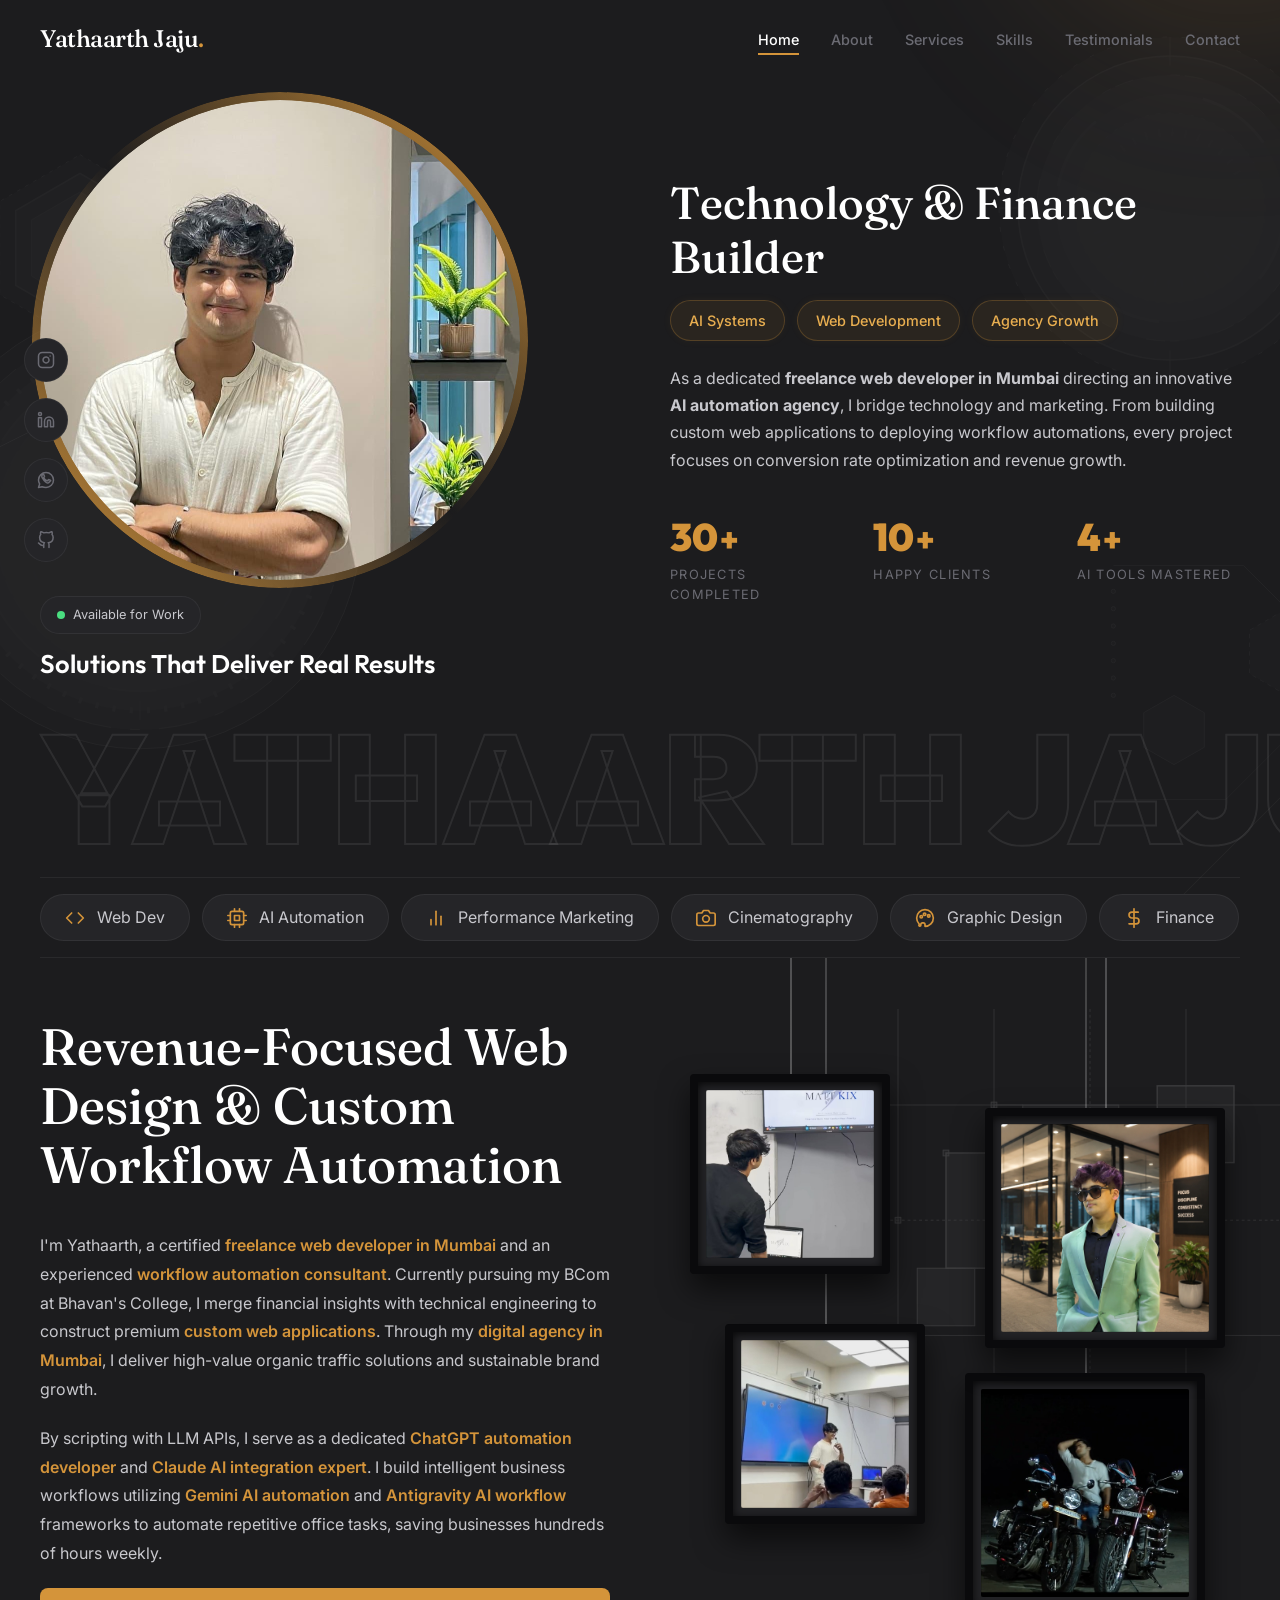
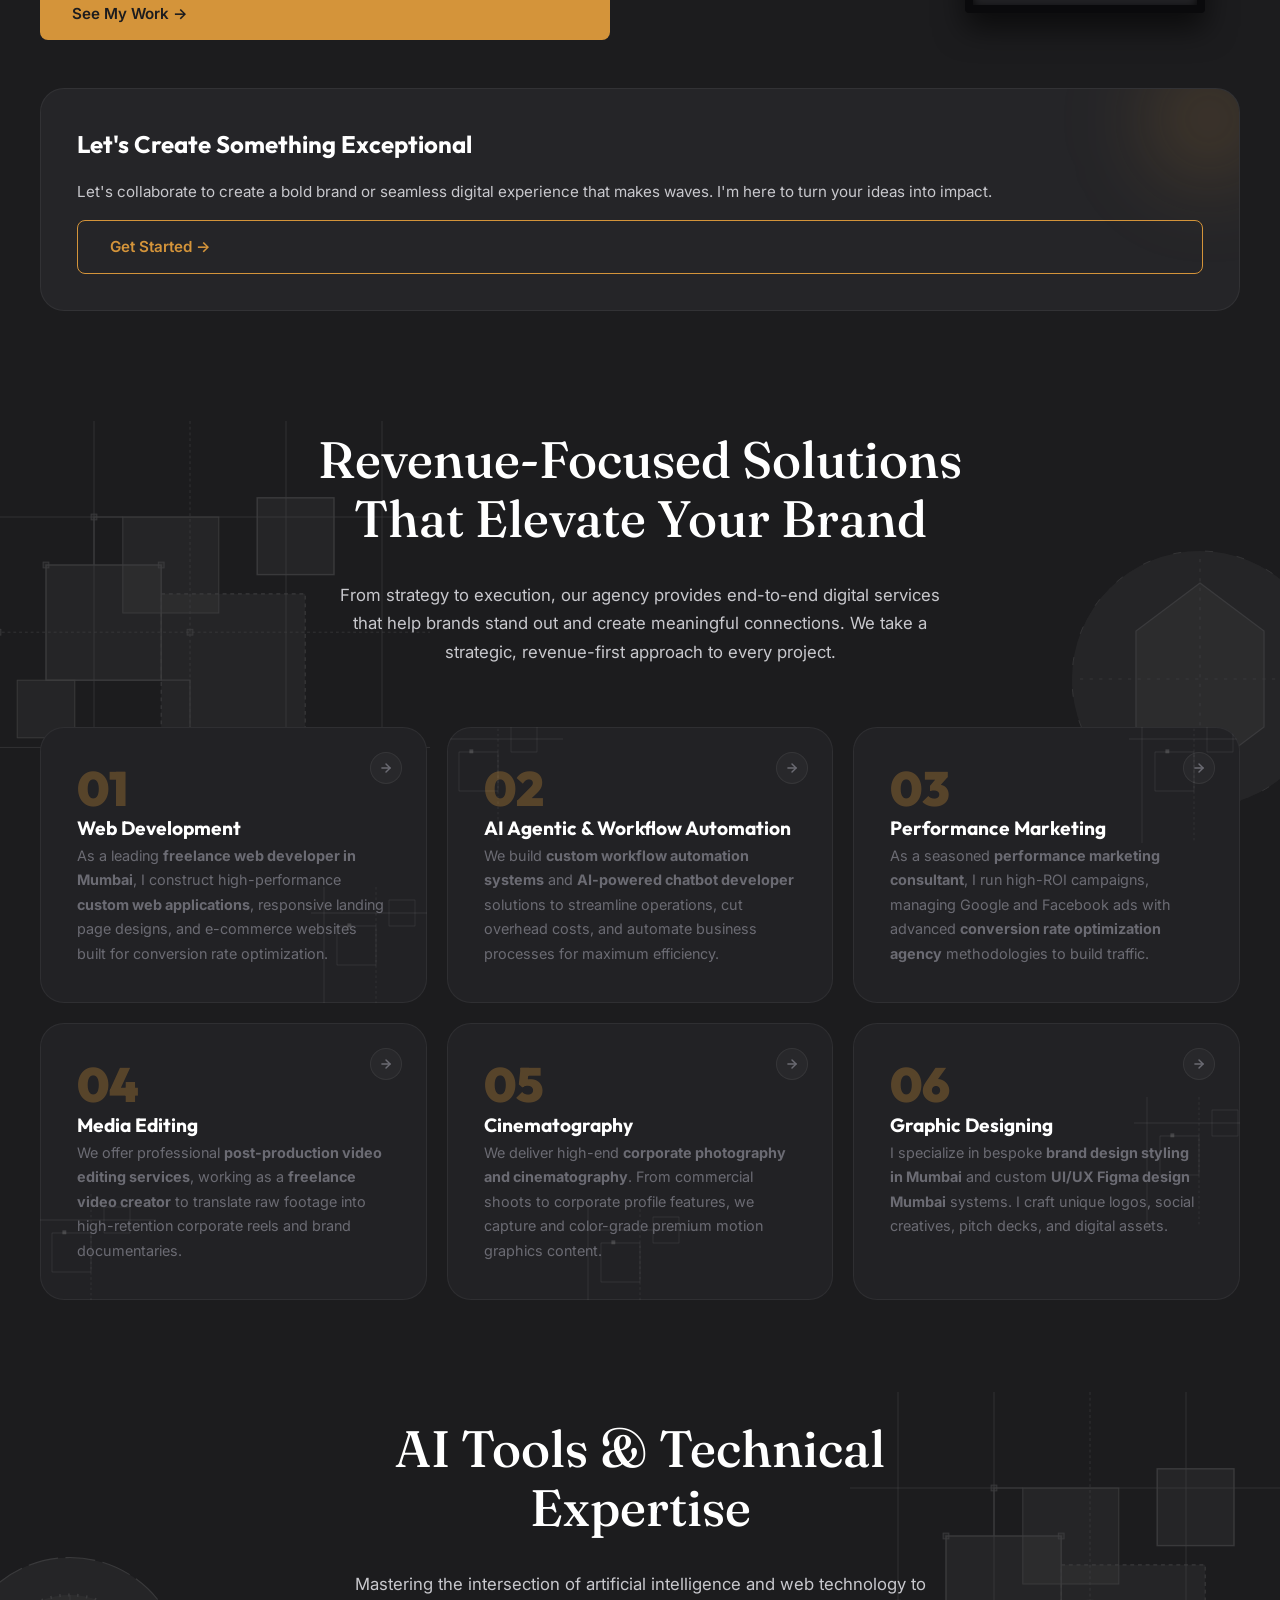
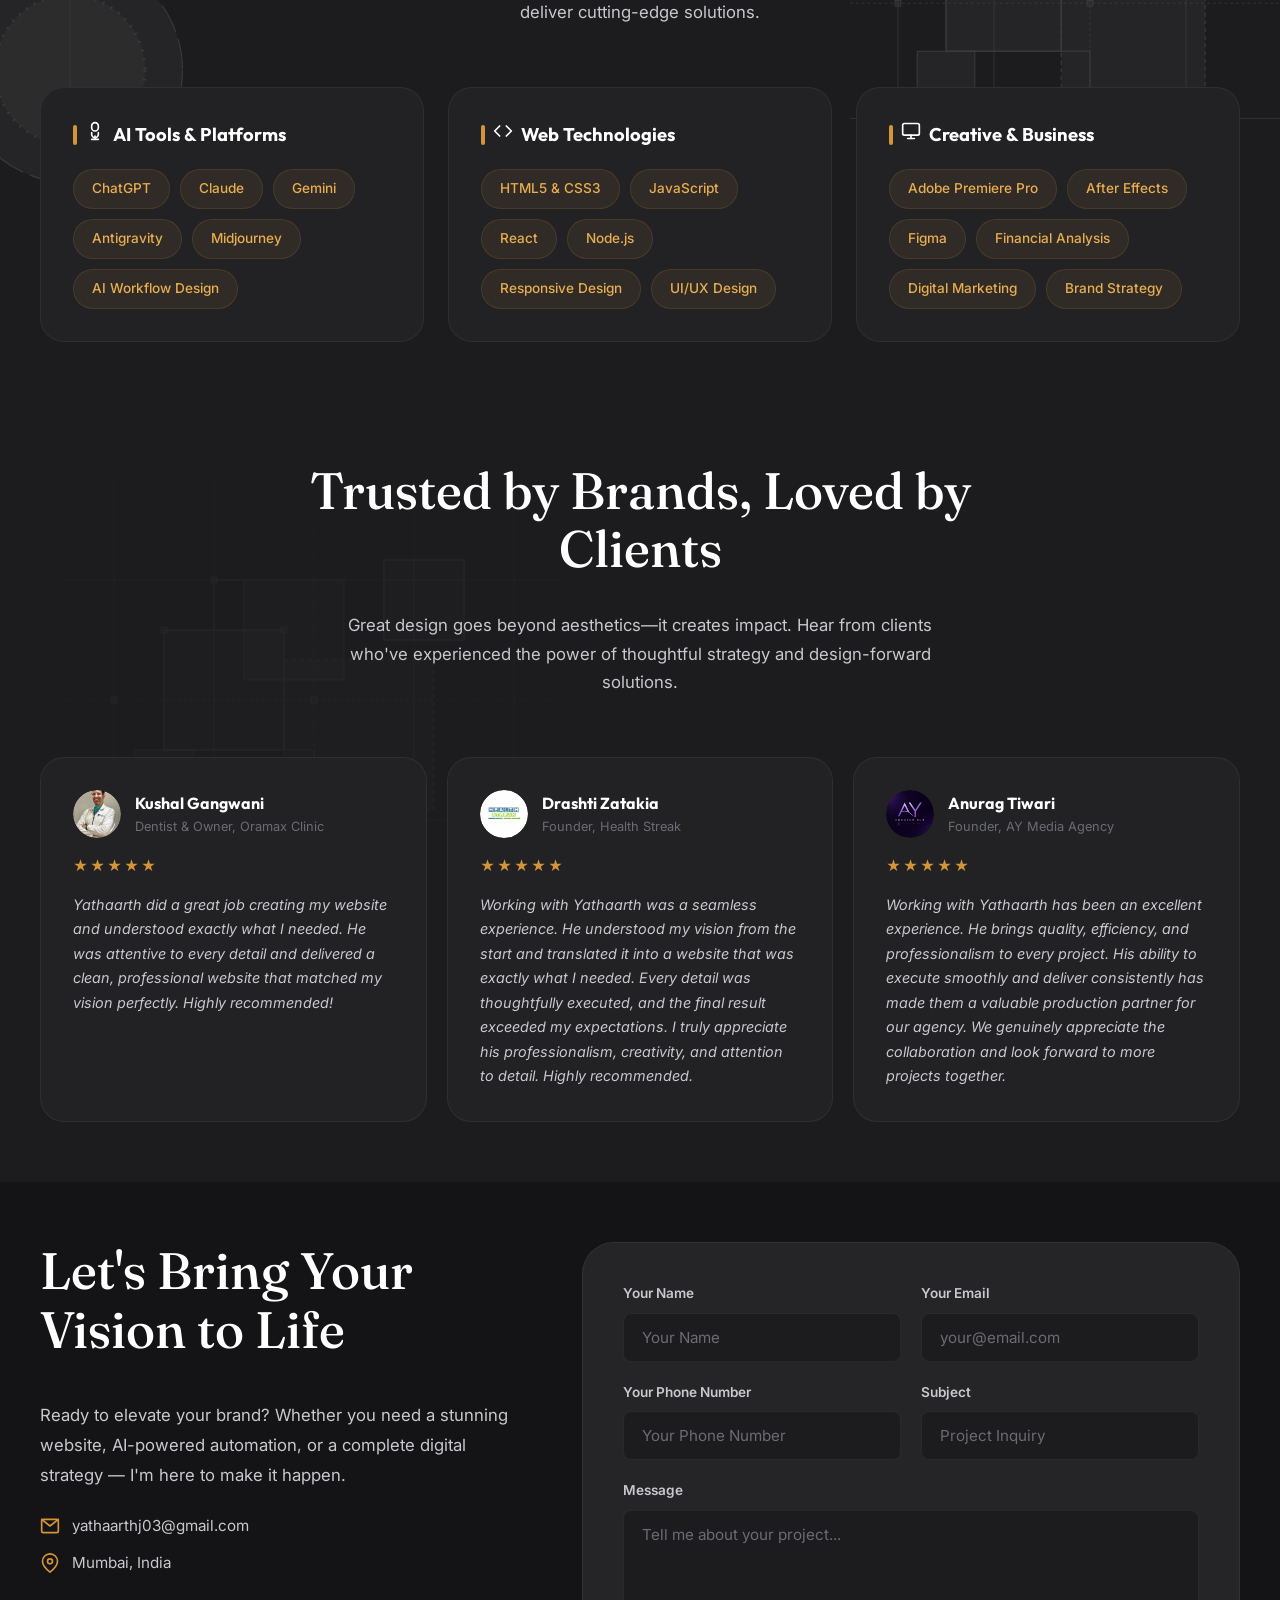
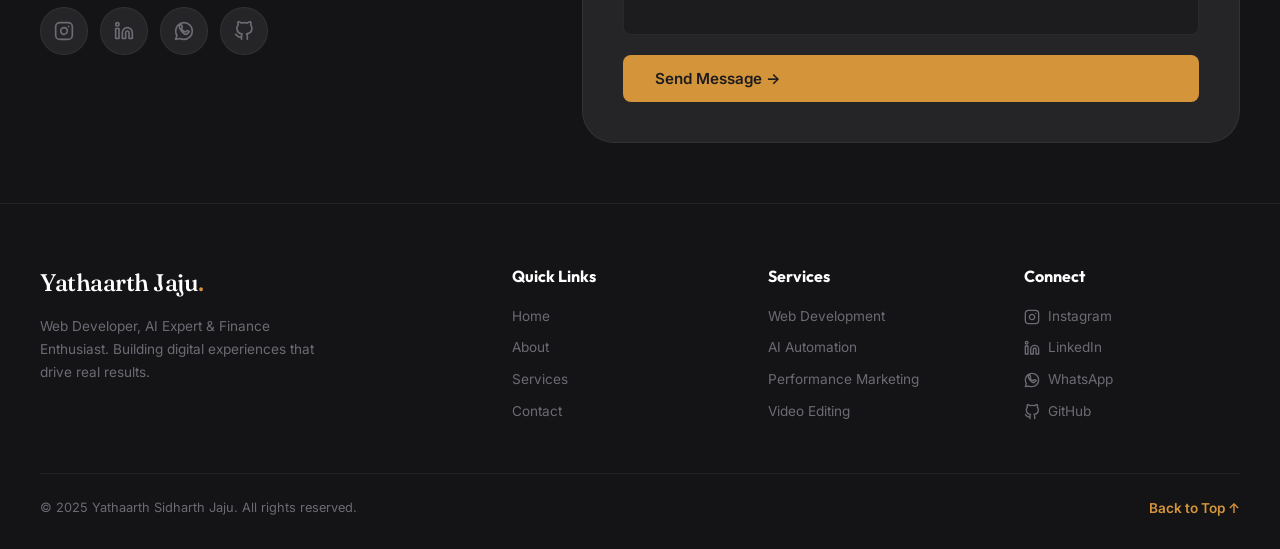
<file: index.html>
<!DOCTYPE html>
<html lang="en">
<head>
  <meta charset="UTF-8" />
  <meta name="viewport" content="width=device-width, initial-scale=1.0" />
  <meta http-equiv="X-UA-Compatible" content="IE=edge" />

  <!-- Primary SEO Meta Tags -->
  <title>Yathaarth Sidharth Jaju — Freelance Web Developer &amp; AI Automation Agency | Mumbai</title>
  <meta name="title" content="Yathaarth Sidharth Jaju — Freelance Web Developer &amp; AI Automation Agency | Mumbai" />
  <meta name="description" content="Scale your brand with Yathaarth Sidharth Jaju, a leading Freelance Web Developer, AI Automation Consultant, and Performance Marketer in Mumbai. Specializing in custom web applications, workflow automation, and conversion rate optimization (CRO)." />
  <meta name="keywords" content="freelance web developer Mumbai, AI automation agency Mumbai, workflow automation consultant, custom web application developer, SEO services Mumbai, performance marketing consultant, conversion rate optimization agency, AI developer portfolio, ChatGPT automation developer, Claude AI integration expert, Gemini AI automation, Antigravity AI workflow, responsive landing page designer, digital agency Mumbai, revenue-focused web design, Yathaarth Sidharth Jaju" />
  <meta name="author" content="Yathaarth Sidharth Jaju" />
  <meta name="robots" content="index, follow" />
  <meta name="theme-color" content="#1C1C1E" />

  <!-- Open Graph / Facebook -->
  <meta property="og:type" content="website" />
  <meta property="og:url" content="https://yathaarth.dev/" />
  <meta property="og:title" content="Yathaarth Sidharth Jaju — Web Developer &amp; AI Automation Expert" />
  <meta property="og:description" content="Scale your brand with Yathaarth Sidharth Jaju, a leading Freelance Web Developer, AI Automation Consultant, and Performance Marketer in Mumbai. Specializing in custom web applications, workflow automation, and conversion rate optimization (CRO)." />
  <meta property="og:image" content="assets/profile.jpg" />

  <!-- Twitter -->
  <meta property="twitter:card" content="summary_large_image" />
  <meta property="twitter:url" content="https://yathaarth.dev/" />
  <meta property="twitter:title" content="Yathaarth Sidharth Jaju — Web Developer &amp; AI Automation Expert" />
  <meta property="twitter:description" content="Scale your brand with Yathaarth Sidharth Jaju, a leading Freelance Web Developer, AI Automation Consultant, and Performance Marketer in Mumbai. Specializing in custom web applications, workflow automation, and conversion rate optimization (CRO)." />
  <meta property="twitter:image" content="assets/profile.jpg" />

  <!-- Google Fonts -->
  <link rel="preconnect" href="https://fonts.googleapis.com" />
  <link rel="preconnect" href="https://fonts.gstatic.com" crossorigin />
  <link href="https://fonts.googleapis.com/css2?family=Inter:wght@300;400;500;600;700&family=Outfit:wght@400;500;600;700;800;900&family=Fraunces:opsz,wght@9..144,300..700&display=swap" rel="stylesheet" />

  <!-- Favicon -->
  <link rel="icon" type="image/png" sizes="32x32" href="assets/favicon.png" />
  <link rel="icon" type="image/png" sizes="192x192" href="assets/favicon.png" />
  <link rel="apple-touch-icon" sizes="180x180" href="assets/favicon.png" />

  <!-- Stylesheet -->
  <link rel="stylesheet" href="styles.css" />
</head>
<body>

  <!-- Ambient HUD Background Graphics (Sci-fi/AI Tech UI Vector Lines) -->
  <div class="ambient-hud-wrapper">
    <!-- Top Right HUD Wheel (Hero Section Background) -->
    <svg class="hud-element hud-wheel-top-right" viewBox="0 0 400 400" xmlns="http://www.w3.org/2000/svg">
      <circle cx="200" cy="200" r="180" fill="none" stroke="rgba(255,255,255,0.015)" stroke-width="1" stroke-dasharray="5 15" />
      <circle cx="200" cy="200" r="160" fill="none" stroke="rgba(255,255,255,0.02)" stroke-width="1.5" />
      <circle cx="200" cy="200" r="140" fill="none" stroke="rgba(255,255,255,0.03)" stroke-width="1" stroke-dasharray="20 40 10 5" />
      <circle class="rotate-clockwise" cx="200" cy="200" r="120" fill="none" stroke="rgba(255,255,255,0.025)" stroke-width="3" stroke-dasharray="80 120" />
      <circle class="rotate-counter" cx="200" cy="200" r="100" fill="none" stroke="rgba(255,255,255,0.02)" stroke-width="1" stroke-dasharray="4 8" />
      <circle cx="200" cy="200" r="80" fill="none" stroke="rgba(255,255,255,0.01)" stroke-width="8" stroke-dasharray="2 12" />
      <path d="M200,20 L200,50 M200,350 L200,380 M20,200 L50,200 M350,200 L380,200" stroke="rgba(255,255,255,0.02)" stroke-width="1" />
    </svg>

    <!-- Bottom Left HUD Wheel (About/Services Section Background) -->
    <svg class="hud-element hud-wheel-bottom-left" viewBox="0 0 500 500" xmlns="http://www.w3.org/2000/svg">
      <circle cx="250" cy="250" r="230" fill="none" stroke="rgba(255,255,255,0.015)" stroke-width="1" />
      <circle class="rotate-counter" cx="250" cy="250" r="210" fill="none" stroke="rgba(255,255,255,0.025)" stroke-width="1" stroke-dasharray="40 20 10 20" />
      <circle cx="250" cy="250" r="190" fill="none" stroke="rgba(255,255,255,0.01)" stroke-width="6" stroke-dasharray="3 15" />
      <circle class="rotate-clockwise" cx="250" cy="250" r="170" fill="none" stroke="rgba(255,255,255,0.03)" stroke-width="2" stroke-dasharray="100 150 50 80" />
      <circle cx="250" cy="250" r="150" fill="none" stroke="rgba(255,255,255,0.015)" stroke-width="1.5" stroke-dasharray="15 5" />
      <circle class="rotate-counter" cx="250" cy="250" r="120" fill="none" stroke="rgba(255,255,255,0.02)" stroke-width="2" stroke-dasharray="10 30" />
      <!-- Concentric inner rings and ticks -->
      <path d="M250,50 L250,70 M250,430 L250,450 M50,250 L70,250 M430,250 L450,250" stroke="rgba(255,255,255,0.02)" stroke-width="1" />
      <polygon points="250,160 255,170 245,170" fill="rgba(255,255,255,0.02)" />
      <polygon points="250,340 255,330 245,330" fill="rgba(255,255,255,0.02)" />
    </svg>

    <!-- Scattered Hexagons & Circuits (Top Left Area) -->
    <svg class="hud-element hud-hex-top-left" viewBox="0 0 300 400" xmlns="http://www.w3.org/2000/svg">
      <!-- Nested Hexagons -->
      <polygon class="pulse-slow" points="150,50 236,100 236,200 150,250 64,200 64,100" fill="none" stroke="rgba(255,255,255,0.02)" stroke-width="1" stroke-dasharray="4 6" />
      <polygon points="150,70 219,110 219,190 150,230 81,190 81,110" fill="none" stroke="rgba(255,255,255,0.015)" stroke-width="1.5" />
      <polygon class="pulse-fast" points="150,90 202,120 202,180 150,210 98,180 98,120" fill="none" stroke="rgba(255,255,255,0.03)" stroke-width="1" />
      <!-- Circuit Connection lines -->
      <path d="M150,250 L150,320 L50,370" fill="none" stroke="rgba(255,255,255,0.02)" stroke-width="1" />
      <circle cx="50" cy="370" r="3" fill="rgba(255,255,255,0.03)" />
      <circle cx="150" cy="320" r="2" fill="rgba(255,255,255,0.02)" />
    </svg>

    <!-- Hexagon Grid & Node Network (Mid Left Area) -->
    <svg class="hud-element hud-network-mid-left" viewBox="0 0 300 500" xmlns="http://www.w3.org/2000/svg">
      <!-- Circuit grid -->
      <path d="M50,50 L200,50 L250,100 L250,250 L180,320 L50,320" fill="none" stroke="rgba(255,255,255,0.02)" stroke-width="1" />
      <!-- Hexagons -->
      <polygon class="pulse-slow" points="250,100 293,125 293,175 250,200 207,175 207,125" fill="none" stroke="rgba(255,255,255,0.02)" stroke-width="1" stroke-dasharray="5 5" />
      <polygon points="120,200 155,220 155,260 120,280 85,260 85,220" fill="none" stroke="rgba(255,255,255,0.015)" stroke-width="1" />
      <!-- Column of vertical indicators (dots) -->
      <circle cx="50" cy="80" r="2.5" fill="rgba(255,255,255,0.02)" />
      <circle cx="50" cy="100" r="2.5" fill="rgba(255,255,255,0.03)" />
      <circle cx="50" cy="120" r="2.5" fill="rgba(255,255,255,0.02)" />
      <circle cx="50" cy="140" r="2.5" fill="rgba(255,255,255,0.02)" />
      <circle cx="50" cy="160" r="2.5" fill="rgba(255,255,255,0.02)" />
      <circle cx="50" cy="180" r="2.5" fill="rgba(255,255,255,0.02)" />
      <circle cx="50" cy="200" r="2.5" fill="rgba(255,255,255,0.02)" />
      <!-- Triangles -->
      <polygon points="250,270 254,277 246,277" fill="rgba(255,255,255,0.025)" />
      <polygon points="250,285 254,292 246,292" fill="rgba(255,255,255,0.025)" />
      <polygon points="250,300 254,307 246,307" fill="rgba(255,255,255,0.015)" />
    </svg>

    <!-- Circuit Nodes (Bottom Right Area) -->
    <svg class="hud-element hud-circuits-bottom-right" viewBox="0 0 400 400" xmlns="http://www.w3.org/2000/svg">
      <path d="M350,50 L200,200 L100,200 L50,250" fill="none" stroke="rgba(255,255,255,0.02)" stroke-width="1.2" />
      <path d="M200,200 L200,320 L250,370" fill="none" stroke="rgba(255,255,255,0.015)" stroke-width="1" stroke-dasharray="3 3" />
      <!-- Concentric Hexagon group -->
      <polygon points="100,200 135,220 135,260 100,280 65,260 65,220" fill="none" stroke="rgba(255,255,255,0.02)" stroke-width="1" />
      <circle cx="350" cy="50" r="3.5" fill="rgba(255,255,255,0.025)" />
      <circle cx="50" cy="250" r="3.5" fill="rgba(255,255,255,0.025)" />
      <circle cx="250" cy="370" r="2.5" fill="rgba(255,255,255,0.02)" />
    </svg>
  </div>

  <!-- ========================================
       NAVBAR
       ======================================== -->
  <header id="navbar" class="navbar">
    <div class="nav-container">
      <a href="#hero" class="nav-logo">Yathaarth Jaju<span style="color: var(--accent);">.</span></a>

      <nav class="nav-links">
        <a href="#hero" class="nav-link">Home</a>
        <a href="#about" class="nav-link">About</a>
        <a href="#services" class="nav-link">Services</a>
        <a href="#skills" class="nav-link">Skills</a>
        <a href="#testimonials" class="nav-link">Testimonials</a>
        <a href="#contact" class="nav-link">Contact</a>
      </nav>

      <button class="nav-hamburger" id="hamburger" aria-label="Toggle navigation menu">
        <span class="bar"></span>
        <span class="bar"></span>
        <span class="bar"></span>
      </button>
    </div>

    <!-- Mobile Menu -->
    <div class="mobile-menu" id="mobileMenu">
      <a href="#hero" class="mobile-link">Home</a>
      <a href="#about" class="mobile-link">About</a>
      <a href="#services" class="mobile-link">Services</a>
      <a href="#skills" class="mobile-link">Skills</a>
      <a href="#testimonials" class="mobile-link">Testimonials</a>
      <a href="#contact" class="mobile-link">Contact</a>
    </div>
  </header>


  <!-- ========================================
       HERO
       ======================================== -->
  <section id="hero" class="hero">
    <div class="hero-container">

      <!-- Top Row — 2 columns layout -->
      <div class="hero-top-row">

        <!-- Left Column — Large floating Image and status info below it -->
        <div class="hero-left-col">
          <div class="hero-image-wrapper">
            <div class="hero-slideshow">
              <img class="hero-image active" src="assets/profile1.jpg" alt="Yathaarth Jaju - Smiling" />
              <img class="hero-image" src="assets/profile2.jpg" alt="Yathaarth Jaju - Winking" />
              <img class="hero-image" src="assets/profile3.jpg" alt="Yathaarth Jaju - Thinking" />
            </div>
            <div class="hero-image-ring"></div>
          </div>
          <div class="hero-status-wrapper">
            <div class="available-badge">
              <span class="badge-dot"></span>
              Available for Work
            </div>
            <h2 class="hero-subtitle">Solutions That Deliver Real Results</h2>
          </div>
        </div>

        <!-- Right Column -->
        <div class="hero-right-col">
          <h2 class="hero-headline">Technology &amp; Finance Builder</h2>
          <div class="hero-badge-group">
            <span class="hero-badge-pill">AI Systems</span>
            <span class="hero-badge-pill">Web Development</span>
            <span class="hero-badge-pill">Agency Growth</span>
          </div>
          <p class="hero-desc">As a dedicated <strong>freelance web developer in Mumbai</strong> directing an innovative <strong>AI automation agency</strong>, I bridge technology and marketing. From building custom web applications to deploying workflow automations, every project focuses on conversion rate optimization and revenue growth.</p>

          <div class="hero-stats">
            <div class="stat-item">
              <div class="stat-number-wrapper">
                <span class="stat-number" data-target="30">0</span><span class="stat-suffix">+</span>
              </div>
              <span class="stat-label">Projects Completed</span>
            </div>
            <div class="stat-item">
              <div class="stat-number-wrapper">
                <span class="stat-number" data-target="10">0</span><span class="stat-suffix">+</span>
              </div>
              <span class="stat-label">Happy Clients</span>
            </div>
            <div class="stat-item">
              <div class="stat-number-wrapper">
                <span class="stat-number" data-target="4">0</span><span class="stat-suffix">+</span>
              </div>
              <span class="stat-label">AI Tools Mastered</span>
            </div>
          </div>
        </div>
      </div>

      <!-- Large Name Row — Continuous Scroll Loop -->
      <div class="hero-name-row">
        <div class="hero-name-scroll">
          <span class="hero-name">YATHAARTH JAJU</span>
          <span class="hero-name">YATHAARTH JAJU</span>
          <span class="hero-name">YATHAARTH JAJU</span>
          <span class="hero-name">YATHAARTH JAJU</span>
        </div>
      </div>

      <!-- Ticker / Marquee (SVGs instead of emojis, outline only) -->
      <div class="hero-ticker">
        <div class="ticker-track">
          <!-- Original 8 items -->
          <div class="ticker-item"><svg class="ticker-icon" viewBox="0 0 24 24" fill="none" stroke="currentColor" stroke-width="2" stroke-linecap="round" stroke-linejoin="round"><polyline points="16 18 22 12 16 6"></polyline><polyline points="8 6 2 12 8 18"></polyline></svg> <span>Web Dev</span></div>
          <div class="ticker-item"><svg class="ticker-icon" viewBox="0 0 24 24" fill="none" stroke="currentColor" stroke-width="2" stroke-linecap="round" stroke-linejoin="round"><rect x="4" y="4" width="16" height="16" rx="2" ry="2"></rect><rect x="9" y="9" width="6" height="6"></rect><line x1="9" y1="1" x2="9" y2="4"></line><line x1="15" y1="1" x2="15" y2="4"></line><line x1="9" y1="20" x2="9" y2="23"></line><line x1="15" y1="20" x2="15" y2="23"></line><line x1="20" y1="9" x2="23" y2="9"></line><line x1="20" y1="15" x2="23" y2="15"></line><line x1="1" y1="9" x2="4" y2="9"></line><line x1="1" y1="15" x2="4" y2="15"></line></svg> <span>AI Automation</span></div>
          <div class="ticker-item"><svg class="ticker-icon" viewBox="0 0 24 24" fill="none" stroke="currentColor" stroke-width="2" stroke-linecap="round" stroke-linejoin="round"><line x1="18" y1="20" x2="18" y2="10"></line><line x1="12" y1="20" x2="12" y2="4"></line><line x1="6" y1="20" x2="6" y2="14"></line></svg> <span>Performance Marketing</span></div>
          <div class="ticker-item"><svg class="ticker-icon" viewBox="0 0 24 24" fill="none" stroke="currentColor" stroke-width="2" stroke-linecap="round" stroke-linejoin="round"><path d="M23 19a2 2 0 0 1-2 2H3a2 2 0 0 1-2-2V8a2 2 0 0 1 2-2h4l2-3h6l2 3h4a2 2 0 0 1 2 2z"></path><circle cx="12" cy="13" r="4"></circle></svg> <span>Cinematography</span></div>
          <div class="ticker-item"><svg class="ticker-icon" viewBox="0 0 24 24" fill="none" stroke="currentColor" stroke-width="2" stroke-linecap="round" stroke-linejoin="round"><path d="M12 22C17.5228 22 22 17.5228 22 12C22 6.47715 17.5228 2 12 2C6.47715 2 2 6.47715 2 12C2 14.7255 3.09032 17.1962 4.85857 19C5.03345 19.1749 5.0999 19.4318 5.0244 19.6715L4.72265 20.6305C4.55022 21.1793 4.96013 21.75 5.53485 21.75H6C6.55228 21.75 7 21.3023 7 20.75V19.75C7 18.6454 7.89543 17.75 9 17.75H10C11.1046 17.75 12 18.6454 12 19.75V22Z"></path><circle cx="7.5" cy="10.5" r="1.5"></circle><circle cx="11.5" cy="7.5" r="1.5"></circle><circle cx="16.5" cy="9.5" r="1.5"></circle></svg> <span>Graphic Design</span></div>
          <div class="ticker-item"><svg class="ticker-icon" viewBox="0 0 24 24" fill="none" stroke="currentColor" stroke-width="2" stroke-linecap="round" stroke-linejoin="round"><line x1="12" y1="1" x2="12" y2="23"></line><path d="M17 5H9.5a3.5 3.5 0 0 0 0 7h5a3.5 3.5 0 0 1 0 7H6"></path></svg> <span>Finance</span></div>
          <div class="ticker-item"><svg class="ticker-icon" viewBox="0 0 24 24" fill="none" stroke="currentColor" stroke-width="2" stroke-linecap="round" stroke-linejoin="round"><circle cx="6" cy="6" r="3"></circle><circle cx="6" cy="18" r="3"></circle><line x1="20" y1="4" x2="8.12" y2="15.88"></line><line x1="14.47" y1="14.48" x2="20" y2="20"></line><line x1="8.12" y1="8.12" x2="12" y2="12"></line></svg> <span>Video Editing</span></div>
          <div class="ticker-item"><svg class="ticker-icon" viewBox="0 0 24 24" fill="none" stroke="currentColor" stroke-width="2" stroke-linecap="round" stroke-linejoin="round"><path d="M9.5 2A2.5 2.5 0 0 1 12 4.5v15a2.5 2.5 0 0 1-4.96-.44 2.5 2.5 0 0 1 0-3.12 3 3 0 0 1 0-3.88 2.5 2.5 0 0 1 0-3.12A2.5 2.5 0 0 1 9.5 2z"></path><path d="M14.5 2A2.5 2.5 0 0 0 12 4.5v15a2.5 2.5 0 0 0 4.96-.44 2.5 2.5 0 0 0 0-3.12 3 3 0 0 0 0-3.88 2.5 2.5 0 0 0 0-3.12A2.5 2.5 0 0 0 14.5 2z"></path></svg> <span>AI Tools</span></div>
          <!-- Duplicated 8 items for seamless infinite scroll -->
          <div class="ticker-item"><svg class="ticker-icon" viewBox="0 0 24 24" fill="none" stroke="currentColor" stroke-width="2" stroke-linecap="round" stroke-linejoin="round"><polyline points="16 18 22 12 16 6"></polyline><polyline points="8 6 2 12 8 18"></polyline></svg> <span>Web Dev</span></div>
          <div class="ticker-item"><svg class="ticker-icon" viewBox="0 0 24 24" fill="none" stroke="currentColor" stroke-width="2" stroke-linecap="round" stroke-linejoin="round"><rect x="4" y="4" width="16" height="16" rx="2" ry="2"></rect><rect x="9" y="9" width="6" height="6"></rect><line x1="9" y1="1" x2="9" y2="4"></line><line x1="15" y1="1" x2="15" y2="4"></line><line x1="9" y1="20" x2="9" y2="23"></line><line x1="15" y1="20" x2="15" y2="23"></line><line x1="20" y1="9" x2="23" y2="9"></line><line x1="20" y1="15" x2="23" y2="15"></line><line x1="1" y1="9" x2="4" y2="9"></line><line x1="1" y1="15" x2="4" y2="15"></line></svg> <span>AI Automation</span></div>
          <div class="ticker-item"><svg class="ticker-icon" viewBox="0 0 24 24" fill="none" stroke="currentColor" stroke-width="2" stroke-linecap="round" stroke-linejoin="round"><line x1="18" y1="20" x2="18" y2="10"></line><line x1="12" y1="20" x2="12" y2="4"></line><line x1="6" y1="20" x2="6" y2="14"></line></svg> <span>Performance Marketing</span></div>
          <div class="ticker-item"><svg class="ticker-icon" viewBox="0 0 24 24" fill="none" stroke="currentColor" stroke-width="2" stroke-linecap="round" stroke-linejoin="round"><path d="M23 19a2 2 0 0 1-2 2H3a2 2 0 0 1-2-2V8a2 2 0 0 1 2-2h4l2-3h6l2 3h4a2 2 0 0 1 2 2z"></path><circle cx="12" cy="13" r="4"></circle></svg> <span>Cinematography</span></div>
          <div class="ticker-item"><svg class="ticker-icon" viewBox="0 0 24 24" fill="none" stroke="currentColor" stroke-width="2" stroke-linecap="round" stroke-linejoin="round"><path d="M12 22C17.5228 22 22 17.5228 22 12C22 6.47715 17.5228 2 12 2C6.47715 2 2 6.47715 2 12C2 14.7255 3.09032 17.1962 4.85857 19C5.03345 19.1749 5.0999 19.4318 5.0244 19.6715L4.72265 20.6305C4.55022 21.1793 4.96013 21.75 5.53485 21.75H6C6.55228 21.75 7 21.3023 7 20.75V19.75C7 18.6454 7.89543 17.75 9 17.75H10C11.1046 17.75 12 18.6454 12 19.75V22Z"></path><circle cx="7.5" cy="10.5" r="1.5"></circle><circle cx="11.5" cy="7.5" r="1.5"></circle><circle cx="16.5" cy="9.5" r="1.5"></circle></svg> <span>Graphic Design</span></div>
          <div class="ticker-item"><svg class="ticker-icon" viewBox="0 0 24 24" fill="none" stroke="currentColor" stroke-width="2" stroke-linecap="round" stroke-linejoin="round"><line x1="12" y1="1" x2="12" y2="23"></line><path d="M17 5H9.5a3.5 3.5 0 0 0 0 7h5a3.5 3.5 0 0 1 0 7H6"></path></svg> <span>Finance</span></div>
          <div class="ticker-item"><svg class="ticker-icon" viewBox="0 0 24 24" fill="none" stroke="currentColor" stroke-width="2" stroke-linecap="round" stroke-linejoin="round"><circle cx="6" cy="6" r="3"></circle><circle cx="6" cy="18" r="3"></circle><line x1="20" y1="4" x2="8.12" y2="15.88"></line><line x1="14.47" y1="14.48" x2="20" y2="20"></line><line x1="8.12" y1="8.12" x2="12" y2="12"></line></svg> <span>Video Editing</span></div>
          <div class="ticker-item"><svg class="ticker-icon" viewBox="0 0 24 24" fill="none" stroke="currentColor" stroke-width="2" stroke-linecap="round" stroke-linejoin="round"><path d="M9.5 2A2.5 2.5 0 0 1 12 4.5v15a2.5 2.5 0 0 1-4.96-.44 2.5 2.5 0 0 1 0-3.12 3 3 0 0 1 0-3.88 2.5 2.5 0 0 1 0-3.12A2.5 2.5 0 0 1 9.5 2z"></path><path d="M14.5 2A2.5 2.5 0 0 0 12 4.5v15a2.5 2.5 0 0 0 4.96-.44 2.5 2.5 0 0 0 0-3.12 3 3 0 0 0 0-3.88 2.5 2.5 0 0 0 0-3.12A2.5 2.5 0 0 0 14.5 2z"></path></svg> <span>AI Tools</span></div>
        </div>
      </div>

    </div>
  </section>


  <!-- ========================================
       ABOUT
       ======================================== -->
  <section id="about" class="about section">
    <!-- Section-Specific Matrix Grid HUD Background (Right Side) -->
    <svg class="hud-element hud-about-matrix" viewBox="0 0 500 500" xmlns="http://www.w3.org/2000/svg">
      <!-- Grid Lines -->
      <line x1="50" y1="0" x2="50" y2="500" stroke="currentColor" stroke-width="0.8" />
      <line x1="150" y1="0" x2="150" y2="500" stroke="currentColor" stroke-width="0.8" />
      <line x1="250" y1="0" x2="250" y2="500" stroke="currentColor" stroke-width="0.8" stroke-dasharray="3 3" />
      <line x1="350" y1="0" x2="350" y2="500" stroke="currentColor" stroke-width="0.8" />
      <line x1="450" y1="0" x2="450" y2="500" stroke="currentColor" stroke-width="0.8" />
      
      <line x1="0" y1="100" x2="500" y2="100" stroke="currentColor" stroke-width="0.8" />
      <line x1="0" y1="220" x2="500" y2="220" stroke="currentColor" stroke-width="0.8" stroke-dasharray="3 3" />
      <line x1="0" y1="340" x2="500" y2="340" stroke="currentColor" stroke-width="0.8" />
      
      <!-- Overlapping Squares -->
      <rect class="pulse-slow" x="100" y="150" width="120" height="120" fill="none" stroke="currentColor" stroke-width="1.5" />
      <rect class="pulse-fast" x="180" y="100" width="100" height="100" fill="none" stroke="currentColor" stroke-width="1" />
      <rect class="pulse-slow" x="220" y="180" width="150" height="150" fill="none" stroke="currentColor" stroke-width="1.2" stroke-dasharray="4 4" />
      <rect x="70" y="270" width="60" height="60" fill="none" stroke="currentColor" stroke-width="1" />
      <rect x="320" y="80" width="80" height="80" fill="none" stroke="currentColor" stroke-width="1.5" />

      <!-- Circuit connection loops -->
      <path d="M150,150 L150,100 L180,100" fill="none" stroke="currentColor" stroke-width="1.2" />
      <path d="M220,270 L250,270 L250,340" fill="none" stroke="currentColor" stroke-width="1.2" />
      
      <!-- Glowing matrix node dots/squares -->
      <rect class="pulse-fast" x="147" y="97" width="6" height="6" fill="currentColor" />
      <rect x="247" y="217" width="6" height="6" fill="currentColor" />
      <rect class="pulse-slow" x="97" y="147" width="6" height="6" fill="currentColor" />
      <rect x="217" y="147" width="6" height="6" fill="none" stroke="currentColor" stroke-width="1" />
      <rect x="347" y="337" width="6" height="6" fill="currentColor" />
      <rect x="47" y="217" width="6" height="6" fill="currentColor" />
      <rect x="147" y="337" width="6" height="6" fill="currentColor" />
    </svg>

    <div class="section-container">
      <div class="about-layout">

        <!-- Left — About Content -->
        <div class="about-content reveal">
          <h2 class="section-title">Revenue-Focused Web Design &amp; Custom Workflow Automation</h2>
          <p class="about-desc">I'm Yathaarth, a certified <strong>freelance web developer in Mumbai</strong> and an experienced <strong>workflow automation consultant</strong>. Currently pursuing my BCom at Bhavan's College, I merge financial insights with technical engineering to construct premium <strong>custom web applications</strong>. Through my <strong>digital agency in Mumbai</strong>, I deliver high-value organic traffic solutions and sustainable brand growth.</p>
          <p class="about-desc">By scripting with LLM APIs, I serve as a dedicated <strong>ChatGPT automation developer</strong> and <strong>Claude AI integration expert</strong>. I build intelligent business workflows utilizing <strong>Gemini AI automation</strong> and <strong>Antigravity AI workflow</strong> frameworks to automate repetitive office tasks, saving businesses hundreds of hours weekly.</p>
          <a href="#services" class="btn-primary">See My Work →</a>
        </div>

        <!-- Right — Hanging Staggered Gallery -->
        <div class="about-right">
          <div class="about-gallery reveal">
            <!-- Frame 1 -->
            <div class="gallery-item" style="--delay: 1;">
              <div class="hanging-wire"></div>
              <div class="gallery-frame">
                <img src="assets/project1.jpg" alt="Matt Kix Project" class="gallery-img" />
              </div>
            </div>
            <!-- Frame 2 -->
            <div class="gallery-item" style="--delay: 2;">
              <div class="hanging-wire"></div>
              <div class="gallery-frame">
                <img src="assets/about_frame1.jpg" alt="Yathaarth Portrait" class="gallery-img" />
              </div>
            </div>
            <!-- Frame 3 -->
            <div class="gallery-item" style="--delay: 3;">
              <div class="hanging-wire"></div>
              <div class="gallery-frame">
                <img src="assets/project3.jpg" alt="Classroom Presentation" class="gallery-img" />
              </div>
            </div>
            <!-- Frame 4 -->
            <div class="gallery-item" style="--delay: 4;">
              <div class="hanging-wire"></div>
              <div class="gallery-frame">
                <img src="assets/project4.jpg" alt="Motorcycles Brand Film" class="gallery-img" />
              </div>
            </div>
          </div>
        </div>

      </div>

      <!-- Full-Width Stretch CTA Card -->
      <div class="about-cta-card reveal">
        <h3>Let's Create Something Exceptional</h3>
        <p>Let's collaborate to create a bold brand or seamless digital experience that makes waves. I'm here to turn your ideas into impact.</p>
        <a href="#contact" class="btn-outline">Get Started →</a>
      </div>
    </div>
  </section>


  <!-- ========================================
       SERVICES
       ======================================== -->
  <section id="services" class="services section">
    <!-- Section-Specific Matrix Grid HUD Background (Left Side) -->
    <svg class="hud-element hud-services-matrix" viewBox="0 0 500 500" xmlns="http://www.w3.org/2000/svg">
      <!-- Grid Lines -->
      <line x1="50" y1="0" x2="50" y2="500" stroke="currentColor" stroke-width="0.8" />
      <line x1="150" y1="0" x2="150" y2="500" stroke="currentColor" stroke-width="0.8" />
      <line x1="250" y1="0" x2="250" y2="500" stroke="currentColor" stroke-width="0.8" stroke-dasharray="3 3" />
      <line x1="350" y1="0" x2="350" y2="500" stroke="currentColor" stroke-width="0.8" />
      <line x1="450" y1="0" x2="450" y2="500" stroke="currentColor" stroke-width="0.8" />
      
      <line x1="0" y1="100" x2="500" y2="100" stroke="currentColor" stroke-width="0.8" />
      <line x1="0" y1="220" x2="500" y2="220" stroke="currentColor" stroke-width="0.8" stroke-dasharray="3 3" />
      <line x1="0" y1="340" x2="500" y2="340" stroke="currentColor" stroke-width="0.8" />
      
      <!-- Overlapping Squares -->
      <rect class="pulse-slow" x="100" y="150" width="120" height="120" fill="none" stroke="currentColor" stroke-width="1.5" />
      <rect class="pulse-fast" x="180" y="100" width="100" height="100" fill="none" stroke="currentColor" stroke-width="1" />
      <rect class="pulse-slow" x="220" y="180" width="150" height="150" fill="none" stroke="currentColor" stroke-width="1.2" stroke-dasharray="4 4" />
      <rect x="70" y="270" width="60" height="60" fill="none" stroke="currentColor" stroke-width="1" />
      <rect x="320" y="80" width="80" height="80" fill="none" stroke="currentColor" stroke-width="1.5" />

      <!-- Circuit connection loops -->
      <path d="M150,150 L150,100 L180,100" fill="none" stroke="currentColor" stroke-width="1.2" />
      <path d="M220,270 L250,270 L250,340" fill="none" stroke="currentColor" stroke-width="1.2" />
      
      <!-- Glowing matrix node dots/squares -->
      <rect class="pulse-fast" x="147" y="97" width="6" height="6" fill="currentColor" />
      <rect x="247" y="217" width="6" height="6" fill="currentColor" />
      <rect class="pulse-slow" x="97" y="147" width="6" height="6" fill="currentColor" />
      <rect x="217" y="147" width="6" height="6" fill="none" stroke="currentColor" stroke-width="1" />
      <rect x="347" y="337" width="6" height="6" fill="currentColor" />
      <rect x="47" y="217" width="6" height="6" fill="currentColor" />
      <rect x="147" y="337" width="6" height="6" fill="currentColor" />
    </svg>

    <!-- Section-Specific HUD Background -->
    <svg class="hud-element hud-services-bg" viewBox="0 0 400 400" xmlns="http://www.w3.org/2000/svg">
      <circle class="rotate-clockwise" cx="200" cy="200" r="160" fill="none" stroke="currentColor" stroke-width="1" stroke-dasharray="10 30" />
      <polygon class="pulse-slow" points="200,80 280,140 280,260 200,320 120,260 120,140" fill="none" stroke="currentColor" stroke-width="1.5" />
      <path d="M200,50 L200,350 M50,200 L350,200" stroke="currentColor" stroke-width="1" stroke-dasharray="4 8" />
    </svg>

    <div class="section-container">

      <div class="services-header reveal">
        <h2 class="section-title">Revenue-Focused Solutions That Elevate Your Brand</h2>
        <p class="section-subtitle">From strategy to execution, our agency provides end-to-end digital services that help brands stand out and create meaningful connections. We take a strategic, revenue-first approach to every project.</p>
      </div>

      <div class="services-grid">

        <!-- Card 1 -->
        <div class="service-card reveal">
          <button class="card-expand-btn" aria-label="Toggle details">
            <svg width="14" height="14" viewBox="0 0 24 24" fill="none" stroke="currentColor" stroke-width="2.5" stroke-linecap="round" stroke-linejoin="round">
              <line x1="5" y1="12" x2="19" y2="12"></line>
              <polyline points="12 5 19 12 12 19"></polyline>
            </svg>
          </button>
          <div class="work-popup-container">
            <a href="https://drkhushalgangwani.com/" target="_blank" class="work-popup-item" title="Oramax Dental Clinic">
              <img src="assets/site_oramax.png" alt="Oramax Dental Clinic" class="work-thumb-img" />
            </a>
            <a href="https://healthstreak.in/" target="_blank" class="work-popup-item" title="Health Streak">
              <img src="assets/site_healthstreak.png" alt="Health Streak" class="work-thumb-img" />
            </a>
            <a href="https://capathpilot-om01y70.public.builtwithrocket.new/" target="_blank" class="work-popup-item" title="CA Path Pilot">
              <img src="assets/site_capathpilot.png" alt="CA Path Pilot" class="work-thumb-img" />
            </a>
            <a href="https://rca-code-vault.lovable.app/" target="_blank" class="work-popup-item" title="RCA Code Vault">
              <img src="assets/site_codevault.png" alt="RCA Code Vault" class="work-thumb-img" />
            </a>
            <a href="https://yathaarthj03-blip.github.io/Nomann-Web-Development-Agency/" target="_blank" class="work-popup-item" title="NoMann Agency">
              <img src="assets/site_nomann.png" alt="NoMann Web Development Agency" class="work-thumb-img" />
            </a>
          </div>
          <div class="card-content-wrap">
            <span class="service-number">01</span>
            <h3 class="service-title">Web Development</h3>
            <p class="service-desc">As a leading <strong>freelance web developer in Mumbai</strong>, I construct high-performance <strong>custom web applications</strong>, responsive landing page designs, and e-commerce websites built for conversion rate optimization.</p>
          </div>
        </div>

        <!-- Card 2 -->
        <div class="service-card reveal" id="serviceCardAI">
          <button class="card-expand-btn" aria-label="Toggle details">
            <svg width="14" height="14" viewBox="0 0 24 24" fill="none" stroke="currentColor" stroke-width="2.5" stroke-linecap="round" stroke-linejoin="round">
              <line x1="5" y1="12" x2="19" y2="12"></line>
              <polyline points="12 5 19 12 12 19"></polyline>
            </svg>
          </button>
          <div class="receptionist-popup" id="receptionistPopup">
            <!-- Idle / Intro State -->
            <div class="receptionist-intro" id="receptionistIntro">
              <div class="receptionist-details">
                <h4>Kabir</h4>
                <p>AI Receptionist</p>
                <span class="receptionist-subtext">Click robot to speak</span>
              </div>
            </div>
            
            <button type="button" class="receptionist-link-btn" id="receptionistTriggerBtn" title="Speak with Kabir (AI Receptionist)" aria-label="Start Voice Call with Kabir">
              <img src="assets/receptionist.png" alt="Kabir Logo" class="receptionist-avatar-icon" />
              <span class="receptionist-pulse-ring"></span>
            </button>

            <!-- In-Card Voice Call Live Interface -->
            <div class="receptionist-call-panel" id="receptionistCallPanel">
              <div class="call-top-row">
                <div class="call-avatar-wrap">
                  <div class="call-pulse-ring ring-1"></div>
                  <div class="call-pulse-ring ring-2"></div>
                  <img src="assets/receptionist.png" alt="Kabir Avatar" class="call-avatar-img" />
                </div>
                <div class="call-info">
                  <h4 class="call-name">Kabir</h4>
                  <div class="call-status" id="callStatus">
                    <span class="status-pulse-dot"></span>
                    <span class="status-label" id="callStatusLabel">Connecting...</span>
                  </div>
                </div>
              </div>

              <!-- Animated Equalizer Soundwave Bars -->
              <div class="call-soundwave" id="callSoundwave">
                <span class="wave-bar"></span>
                <span class="wave-bar"></span>
                <span class="wave-bar"></span>
                <span class="wave-bar"></span>
                <span class="wave-bar"></span>
                <span class="wave-bar"></span>
                <span class="wave-bar"></span>
                <span class="wave-bar"></span>
                <span class="wave-bar"></span>
              </div>

              <!-- Live Caption / Speech Feedback -->
              <div class="call-caption" id="callCaption">Say hello to Kabir...</div>

              <!-- Call Controls (Mute & Decline) -->
              <div class="call-controls">
                <button type="button" class="call-btn-mute" id="callMuteBtn" title="Mute / Unmute Microphone" aria-label="Toggle Mute">
                  <svg class="mic-on" width="15" height="15" viewBox="0 0 24 24" fill="none" stroke="currentColor" stroke-width="2" stroke-linecap="round" stroke-linejoin="round">
                    <path d="M12 1a3 3 0 0 0-3 3v8a3 3 0 0 0 6 0V4a3 3 0 0 0-3-3z"></path>
                    <path d="M19 10v2a7 7 0 0 1-14 0v-2"></path>
                    <line x1="12" y1="19" x2="12" y2="23"></line>
                    <line x1="8" y1="23" x2="16" y2="23"></line>
                  </svg>
                  <svg class="mic-off" width="15" height="15" viewBox="0 0 24 24" fill="none" stroke="currentColor" stroke-width="2" stroke-linecap="round" stroke-linejoin="round" style="display:none;">
                    <line x1="1" y1="1" x2="23" y2="23"></line>
                    <path d="M9 9v3a3 3 0 0 0 5.12 2.12M15 9.34V4a3 3 0 0 0-5.94-.6"></path>
                    <path d="M17 16.95A7 7 0 0 1 5 12v-2m14 0v2a7 7 0 0 1-.11 1.23"></path>
                    <line x1="12" y1="19" x2="12" y2="23"></line>
                    <line x1="8" y1="23" x2="16" y2="23"></line>
                  </svg>
                </button>

                <button type="button" class="call-btn-decline" id="callDeclineBtn" title="Decline / End Call" aria-label="Decline Call">
                  <svg width="15" height="15" viewBox="0 0 24 24" fill="none" stroke="currentColor" stroke-width="2.5" stroke-linecap="round" stroke-linejoin="round">
                    <path d="M10.68 13.31a16 16 0 0 0 3.41 2.6l1.27-1.27a2 2 0 0 1 2.11-.45 12.84 12.84 0 0 0 2.81.7 2 2 0 0 1 1.72 2v3a2 2 0 0 1-2.18 2 19.79 19.79 0 0 1-8.63-3.07 19.42 19.42 0 0 1-3.33-2.67m-2.67-3.34a19.79 19.79 0 0 1-3.07-8.63A2 2 0 0 1 4.11 2h3a2 2 0 0 1 2 1.72 12.84 12.84 0 0 0 .7 2.81 2 2 0 0 1-.45 2.11L8.09 9.91"></path>
                    <line x1="23" y1="1" x2="1" y2="23"></line>
                  </svg>
                  <span>Decline</span>
                </button>
              </div>
            </div>
          </div>
          <div class="card-content-wrap">
            <span class="service-number">02</span>
            <h3 class="service-title">AI Agentic &amp; Workflow Automation</h3>
            <p class="service-desc">We build <strong>custom workflow automation systems</strong> and <strong>AI-powered chatbot developer</strong> solutions to streamline operations, cut overhead costs, and automate business processes for maximum efficiency.</p>
          </div>
        </div>

        <!-- Card 3 -->
        <div class="service-card reveal">
          <button class="card-expand-btn" aria-label="Toggle details">
            <svg width="14" height="14" viewBox="0 0 24 24" fill="none" stroke="currentColor" stroke-width="2.5" stroke-linecap="round" stroke-linejoin="round">
              <line x1="5" y1="12" x2="19" y2="12"></line>
              <polyline points="12 5 19 12 12 19"></polyline>
            </svg>
          </button>
          <div class="work-popup-container">
            <a href="assets/instagram_ad.pdf" target="_blank" class="work-popup-item" title="Instagram ad">
              <span class="work-icon">
                <svg width="16" height="16" viewBox="0 0 24 24" fill="none" stroke="currentColor" stroke-width="2" stroke-linecap="round" stroke-linejoin="round">
                  <rect x="2" y="2" width="20" height="20" rx="5" ry="5"></rect>
                  <path d="M16 11.37A4 4 0 1 1 12.63 8 4 4 0 0 1 16 11.37z"></path>
                  <line x1="17.5" y1="6.5" x2="17.51" y2="6.5"></line>
                </svg>
              </span>
            </a>
            <a href="assets/landing_page.pdf" target="_blank" class="work-popup-item" title="Landing page">
              <span class="work-icon">
                <svg width="16" height="16" viewBox="0 0 24 24" fill="none" stroke="currentColor" stroke-width="2" stroke-linecap="round" stroke-linejoin="round">
                  <rect x="2" y="3" width="20" height="14" rx="2" ry="2"></rect>
                  <line x1="2" y1="10" x2="22" y2="10"></line>
                  <line x1="8" y1="21" x2="16" y2="21"></line>
                  <line x1="12" y1="17" x2="12" y2="21"></line>
                </svg>
              </span>
            </a>
            <a href="assets/lead_form.pdf" target="_blank" class="work-popup-item" title="Lead form">
              <span class="work-icon">
                <svg width="16" height="16" viewBox="0 0 24 24" fill="none" stroke="currentColor" stroke-width="2" stroke-linecap="round" stroke-linejoin="round">
                  <path d="M14 2H6a2 2 0 0 0-2 2v16a2 2 0 0 0 2 2h12a2 2 0 0 0 2-2V8z"></path>
                  <polyline points="14 2 14 8 20 8"></polyline>
                  <line x1="16" y1="13" x2="8" y2="13"></line>
                  <line x1="16" y1="17" x2="8" y2="17"></line>
                  <polyline points="10 9 9 9 8 9"></polyline>
                </svg>
              </span>
            </a>
            <a href="assets/email_nurture.pdf" target="_blank" class="work-popup-item" title="Email nurture">
              <span class="work-icon">
                <svg width="16" height="16" viewBox="0 0 24 24" fill="none" stroke="currentColor" stroke-width="2" stroke-linecap="round" stroke-linejoin="round">
                  <path d="M4 4h16c1.1 0 2 .9 2 2v12c0 1.1-.9 2-2 2H4c-1.1 0-2-.9-2-2V6c0-1.1.9-2 2-2z"></path>
                  <polyline points="22,6 12,13 2,6"></polyline>
                </svg>
              </span>
            </a>
            <a href="assets/purchase_results.pdf" target="_blank" class="work-popup-item" title="Purchase and expected results">
              <span class="work-icon">
                <svg width="16" height="16" viewBox="0 0 24 24" fill="none" stroke="currentColor" stroke-width="2" stroke-linecap="round" stroke-linejoin="round">
                  <line x1="18" y1="20" x2="18" y2="10"></line>
                  <line x1="12" y1="20" x2="12" y2="4"></line>
                  <line x1="6" y1="20" x2="6" y2="14"></line>
                </svg>
              </span>
            </a>
          </div>
          <div class="card-content-wrap">
            <span class="service-number">03</span>
            <h3 class="service-title">Performance Marketing</h3>
            <p class="service-desc">As a seasoned <strong>performance marketing consultant</strong>, I run high-ROI campaigns, managing Google and Facebook ads with advanced <strong>conversion rate optimization agency</strong> methodologies to build traffic.</p>
          </div>
        </div>

        <!-- Card 4 -->
        <div class="service-card reveal">
          <button class="card-expand-btn" aria-label="Toggle details">
            <svg width="14" height="14" viewBox="0 0 24 24" fill="none" stroke="currentColor" stroke-width="2.5" stroke-linecap="round" stroke-linejoin="round">
              <line x1="5" y1="12" x2="19" y2="12"></line>
              <polyline points="12 5 19 12 12 19"></polyline>
            </svg>
          </button>
          <div class="work-popup-container">
            <a href="https://drive.google.com/drive/folders/1TNjZfhwsTK6OX4hSq6NR1IK8Bu3cQYYA" target="_blank" class="work-popup-item" title="Basic editing portfolio">
              <span class="work-icon">
                <svg width="16" height="16" viewBox="0 0 24 24" fill="none" stroke="currentColor" stroke-width="2" stroke-linecap="round" stroke-linejoin="round">
                  <circle cx="6" cy="6" r="3"></circle>
                  <circle cx="6" cy="18" r="3"></circle>
                  <line x1="20" y1="4" x2="8.12" y2="15.88"></line>
                  <line x1="14.47" y1="14.48" x2="20" y2="20"></line>
                  <line x1="8.12" y1="8.12" x2="12" y2="12"></line>
                </svg>
              </span>
            </a>
            <a href="https://drive.google.com/drive/folders/1gmI1HcKnCyBtgLuGw4b-_k86igkgQoHD" target="_blank" class="work-popup-item" title="Talking head portfolio">
              <span class="work-icon">
                <svg width="16" height="16" viewBox="0 0 24 24" fill="none" stroke="currentColor" stroke-width="2" stroke-linecap="round" stroke-linejoin="round">
                  <path d="M21 15a2 2 0 0 1-2 2H7l-4 4V5a2 2 0 0 1 2-2h14a2 2 0 0 1 2 2z"></path>
                  <circle cx="12" cy="9" r="2"></circle>
                </svg>
              </span>
            </a>
            <a href="https://drive.google.com/drive/folders/1Q1LsiM0JjnvXm2iwCr1bDelj8Kopflzm" target="_blank" class="work-popup-item" title="SaaS Video portfolio">
              <span class="work-icon">
                <svg width="16" height="16" viewBox="0 0 24 24" fill="none" stroke="currentColor" stroke-width="2" stroke-linecap="round" stroke-linejoin="round">
                  <rect x="2" y="3" width="20" height="14" rx="2" ry="2"></rect>
                  <line x1="8" y1="21" x2="16" y2="21"></line>
                  <line x1="12" y1="17" x2="12" y2="21"></line>
                  <polygon points="10 8 16 10 10 12"></polygon>
                </svg>
              </span>
            </a>
            <a href="https://drive.google.com/drive/folders/1T7wMMarZ4iWiIcNh8mg5lJRcqSEKlStN" target="_blank" class="work-popup-item" title="3D animation portfolio">
              <span class="work-icon">
                <svg width="16" height="16" viewBox="0 0 24 24" fill="none" stroke="currentColor" stroke-width="2" stroke-linecap="round" stroke-linejoin="round">
                  <path d="M21 16V8a2 2 0 0 0-1-1.73l-7-4a2 2 0 0 0-2 0l-7 4A2 2 0 0 0 3 8v8a2 2 0 0 0 1 1.73l7 4a2 2 0 0 0 2 0l7-4A2 2 0 0 0 21 16z"></path>
                  <polyline points="3.27 6.96 12 12.01 20.73 6.96"></polyline>
                  <line x1="12" y1="22.08" x2="12" y2="12"></line>
                </svg>
              </span>
            </a>
          </div>
          <div class="card-content-wrap">
            <span class="service-number">04</span>
            <h3 class="service-title">Media Editing</h3>
            <p class="service-desc">We offer professional <strong>post-production video editing services</strong>, working as a <strong>freelance video creator</strong> to translate raw footage into high-retention corporate reels and brand documentaries.</p>
          </div>
        </div>

        <!-- Card 5 -->
        <div class="service-card reveal">
          <button class="card-expand-btn" aria-label="Toggle details">
            <svg width="14" height="14" viewBox="0 0 24 24" fill="none" stroke="currentColor" stroke-width="2.5" stroke-linecap="round" stroke-linejoin="round">
              <line x1="5" y1="12" x2="19" y2="12"></line>
              <polyline points="12 5 19 12 12 19"></polyline>
            </svg>
          </button>
          <div class="work-popup-container">
            <a href="https://drive.google.com/drive/folders/1Y5_OX9XslsBzPf88OzRngQN7-MpzuYVl" target="_blank" class="work-popup-item" title="Commercial shoot portfolio">
              <span class="work-icon">
                <svg width="16" height="16" viewBox="0 0 24 24" fill="none" stroke="currentColor" stroke-width="2" stroke-linecap="round" stroke-linejoin="round">
                  <path d="M23 19a2 2 0 0 1-2 2H3a2 2 0 0 1-2-2V8a2 2 0 0 1 2-2h4l2-3h6l2 3h4a2 2 0 0 1 2 2z"></path>
                  <circle cx="12" cy="13" r="4"></circle>
                </svg>
              </span>
            </a>
            <a href="https://drive.google.com/drive/folders/1stkOlEt3_4K4KPy7o57h6rIc7qoRnKiL" target="_blank" class="work-popup-item" title="Brand documentaries">
              <span class="work-icon">
                <svg width="16" height="16" viewBox="0 0 24 24" fill="none" stroke="currentColor" stroke-width="2" stroke-linecap="round" stroke-linejoin="round">
                  <path d="M23 7l-7 5 7 5V7z"></path>
                  <rect x="1" y="5" width="15" height="14" rx="2" ry="2"></rect>
                </svg>
              </span>
            </a>
            <a href="https://drive.google.com/file/d/1_aUxGfIQoqSt-r7E5Qn4ltXTO1ST7uyF/view?usp=drivesdk" target="_blank" class="work-popup-item" title="Cinematic compilation">
              <span class="work-icon">
                <svg width="16" height="16" viewBox="0 0 24 24" fill="none" stroke="currentColor" stroke-width="2" stroke-linecap="round" stroke-linejoin="round">
                  <polygon points="5 3 19 12 5 21 5 3"></polygon>
                </svg>
              </span>
            </a>
            <a href="https://drive.google.com/file/d/19Fxd_MY6svnh8rtuVCLiYHXwFdyddS6h/view?usp=drivesdk" target="_blank" class="work-popup-item" title="Short film features">
              <span class="work-icon">
                <svg width="16" height="16" viewBox="0 0 24 24" fill="none" stroke="currentColor" stroke-width="2" stroke-linecap="round" stroke-linejoin="round">
                  <rect x="2" y="2" width="20" height="20" rx="2.18" ry="2.18"></rect>
                  <line x1="7" y1="2" x2="7" y2="22"></line>
                  <line x1="17" y1="2" x2="17" y2="22"></line>
                  <line x1="2" y1="12" x2="22" y2="12"></line>
                  <line x1="2" y1="7" x2="7" y2="7"></line>
                  <line x1="2" y1="17" x2="7" y2="17"></line>
                  <line x1="17" y1="17" x2="22" y2="17"></line>
                  <line x1="17" y1="7" x2="22" y2="7"></line>
                </svg>
              </span>
            </a>
          </div>
          <div class="card-content-wrap">
            <span class="service-number">05</span>
            <h3 class="service-title">Cinematography</h3>
            <p class="service-desc">We deliver high-end <strong>corporate photography and cinematography</strong>. From commercial shoots to corporate profile features, we capture and color-grade premium motion graphics content.</p>
          </div>
        </div>

        <!-- Card 6 -->
        <div class="service-card reveal">
          <button class="card-expand-btn" aria-label="Toggle details">
            <svg width="14" height="14" viewBox="0 0 24 24" fill="none" stroke="currentColor" stroke-width="2.5" stroke-linecap="round" stroke-linejoin="round">
              <line x1="5" y1="12" x2="19" y2="12"></line>
              <polyline points="12 5 19 12 12 19"></polyline>
            </svg>
          </button>
          <div class="work-popup-container">
            <a href="https://drive.google.com/file/d/1u4DV8RUIyJan1ethloDoC6DqaE_5fyjA/view?usp=drive_link" target="_blank" class="work-popup-item" title="Aurora Coffee Store">
              <span class="work-icon">
                <svg width="16" height="16" viewBox="0 0 24 24" fill="none" stroke="currentColor" stroke-width="2" stroke-linecap="round" stroke-linejoin="round">
                  <path d="M18 8h1a4 4 0 0 1 0 8h-1"></path>
                  <path d="M2 8h16v9a4 4 0 0 1-4 4H6a4 4 0 0 1-4-4V8z"></path>
                  <line x1="6" y1="1" x2="6" y2="4"></line>
                  <line x1="10" y1="1" x2="10" y2="4"></line>
                  <line x1="14" y1="1" x2="14" y2="4"></line>
                </svg>
              </span>
            </a>
            <a href="https://drive.google.com/file/d/1gpNrqtgD7MAcHxOQYuWDh3mTD_Hn4gDm/view?usp=drive_link" target="_blank" class="work-popup-item" title="Pickleball flyer">
              <span class="work-icon">
                <svg width="16" height="16" viewBox="0 0 24 24" fill="none" stroke="currentColor" stroke-width="2" stroke-linecap="round" stroke-linejoin="round">
                  <rect x="3" y="3" width="18" height="18" rx="2" ry="2"></rect>
                  <line x1="9" y1="9" x2="15" y2="9"></line>
                  <line x1="9" y1="13" x2="15" y2="13"></line>
                  <line x1="9" y1="17" x2="13" y2="17"></line>
                  <circle cx="5" cy="5" r="1"></circle>
                </svg>
              </span>
            </a>
            <a href="https://drive.google.com/file/d/1wq-K2Pi6_Z4aCUUJ_i6u8OoKEZms1Nue/view?usp=drive_link" target="_blank" class="work-popup-item" title="Untitled Clothing Store">
              <span class="work-icon">
                <svg width="16" height="16" viewBox="0 0 24 24" fill="none" stroke="currentColor" stroke-width="2" stroke-linecap="round" stroke-linejoin="round">
                  <path d="M20.59 13.41l-7.17 7.17a2 2 0 0 1-2.83 0L2 12V2h10l8.59 8.59a2 2 0 0 1 0 2.82z"></path>
                  <line x1="7" y1="7" x2="7.01" y2="7"></line>
                </svg>
              </span>
            </a>
            <a href="https://drive.google.com/file/d/1W2crmPNPYaQIBWNzsOSONyeGDMyn6qVC/view?usp=drive_link" target="_blank" class="work-popup-item" title="Untitled Umbrella">
              <span class="work-icon">
                <svg width="16" height="16" viewBox="0 0 24 24" fill="none" stroke="currentColor" stroke-width="2" stroke-linecap="round" stroke-linejoin="round">
                  <path d="M12 2v20"></path>
                  <path d="M12 2a10 10 0 0 1 10 10H2a10 10 0 0 1 10-10z"></path>
                  <path d="M12 22a3 3 0 0 1-3-3"></path>
                </svg>
              </span>
            </a>
            <a href="https://drive.google.com/file/d/1QQhi24is9HY6X0d2TS7AMWFTFQpLThcR/view?usp=drive_link" target="_blank" class="work-popup-item" title="Meylora Airpods">
              <span class="work-icon">
                <svg width="16" height="16" viewBox="0 0 24 24" fill="none" stroke="currentColor" stroke-width="2" stroke-linecap="round" stroke-linejoin="round">
                  <path d="M3 18v-6a9 9 0 0 1 18 0v6"></path>
                  <path d="M21 19a2 2 0 0 1-2 2h-1a2 2 0 0 1-2-2v-3a2 2 0 0 1 2-2h3zM3 19a2 2 0 0 0 2 2h1a2 2 0 0 0 2-2v-3a2 2 0 0 0-2-2H3z"></path>
                </svg>
              </span>
            </a>
          </div>
          <div class="card-content-wrap">
            <span class="service-number">06</span>
            <h3 class="service-title">Graphic Designing</h3>
            <p class="service-desc">I specialize in bespoke <strong>brand design styling in Mumbai</strong> and custom <strong>UI/UX Figma design Mumbai</strong> systems. I craft unique logos, social creatives, pitch decks, and digital assets.</p>
          </div>
        </div>

      </div>
    </div>
  </section>


  <!-- ========================================
       SKILLS
       ======================================== -->
  <section id="skills" class="skills section">
    <!-- Section-Specific Matrix Grid HUD Background (Right Side) -->
    <svg class="hud-element hud-skills-matrix" viewBox="0 0 500 500" xmlns="http://www.w3.org/2000/svg">
      <!-- Grid Lines -->
      <line x1="50" y1="0" x2="50" y2="500" stroke="currentColor" stroke-width="0.8" />
      <line x1="150" y1="0" x2="150" y2="500" stroke="currentColor" stroke-width="0.8" />
      <line x1="250" y1="0" x2="250" y2="500" stroke="currentColor" stroke-width="0.8" stroke-dasharray="3 3" />
      <line x1="350" y1="0" x2="350" y2="500" stroke="currentColor" stroke-width="0.8" />
      <line x1="450" y1="0" x2="450" y2="500" stroke="currentColor" stroke-width="0.8" />
      
      <line x1="0" y1="100" x2="500" y2="100" stroke="currentColor" stroke-width="0.8" />
      <line x1="0" y1="220" x2="500" y2="220" stroke="currentColor" stroke-width="0.8" stroke-dasharray="3 3" />
      <line x1="0" y1="340" x2="500" y2="340" stroke="currentColor" stroke-width="0.8" />
      
      <!-- Overlapping Squares -->
      <rect class="pulse-slow" x="100" y="150" width="120" height="120" fill="none" stroke="currentColor" stroke-width="1.5" />
      <rect class="pulse-fast" x="180" y="100" width="100" height="100" fill="none" stroke="currentColor" stroke-width="1" />
      <rect class="pulse-slow" x="220" y="180" width="150" height="150" fill="none" stroke="currentColor" stroke-width="1.2" stroke-dasharray="4 4" />
      <rect x="70" y="270" width="60" height="60" fill="none" stroke="currentColor" stroke-width="1" />
      <rect x="320" y="80" width="80" height="80" fill="none" stroke="currentColor" stroke-width="1.5" />

      <!-- Circuit connection loops -->
      <path d="M150,150 L150,100 L180,100" fill="none" stroke="currentColor" stroke-width="1.2" />
      <path d="M220,270 L250,270 L250,340" fill="none" stroke="currentColor" stroke-width="1.2" />
      
      <!-- Glowing matrix node dots/squares -->
      <rect class="pulse-fast" x="147" y="97" width="6" height="6" fill="currentColor" />
      <rect x="247" y="217" width="6" height="6" fill="currentColor" />
      <rect class="pulse-slow" x="97" y="147" width="6" height="6" fill="currentColor" />
      <rect x="217" y="147" width="6" height="6" fill="none" stroke="currentColor" stroke-width="1" />
      <rect x="347" y="337" width="6" height="6" fill="currentColor" />
      <rect x="47" y="217" width="6" height="6" fill="currentColor" />
      <rect x="147" y="337" width="6" height="6" fill="currentColor" />
    </svg>

    <!-- Section-Specific HUD Background -->
    <svg class="hud-element hud-skills-bg" viewBox="0 0 400 400" xmlns="http://www.w3.org/2000/svg">
      <circle class="rotate-counter" cx="200" cy="200" r="150" fill="none" stroke="currentColor" stroke-width="1.5" stroke-dasharray="40 10" />
      <circle cx="200" cy="200" r="100" fill="none" stroke="currentColor" stroke-width="4" stroke-dasharray="2 10" />
      <path d="M200,100 L200,300" stroke="currentColor" stroke-width="1" />
    </svg>

    <div class="section-container">

      <div class="skills-header reveal">
        <h2 class="section-title">AI Tools &amp; Technical Expertise</h2>
        <p class="section-subtitle">Mastering the intersection of artificial intelligence and web technology to deliver cutting-edge solutions.</p>
      </div>

      <div class="skills-showcase">

        <!-- Category 1 — AI Tools & Platforms -->
        <div class="skill-category reveal">
          <h3 class="category-title">
            <span class="category-icon">
              <svg width="20" height="20" viewBox="0 0 24 24" fill="none" stroke="currentColor" stroke-width="2" stroke-linecap="round" stroke-linejoin="round"><path d="M12 2a4 4 0 0 1 4 4v2a4 4 0 0 1-8 0V6a4 4 0 0 1 4-4z"/><path d="M16 14v2a4 4 0 0 1-8 0v-2"/><line x1="12" y1="18" x2="12" y2="22"/><line x1="8" y1="22" x2="16" y2="22"/></svg>
            </span>
            AI Tools &amp; Platforms
          </h3>
          <div class="skill-tags">
            <span class="skill-tag">ChatGPT</span>
            <span class="skill-tag">Claude</span>
            <span class="skill-tag">Gemini</span>
            <span class="skill-tag">Antigravity</span>
            <span class="skill-tag">Midjourney</span>
            <span class="skill-tag">AI Workflow Design</span>
          </div>
        </div>

        <!-- Category 2 — Web Technologies -->
        <div class="skill-category reveal">
          <h3 class="category-title">
            <span class="category-icon">
              <svg width="20" height="20" viewBox="0 0 24 24" fill="none" stroke="currentColor" stroke-width="2" stroke-linecap="round" stroke-linejoin="round"><polyline points="16 18 22 12 16 6"/><polyline points="8 6 2 12 8 18"/></svg>
            </span>
            Web Technologies
          </h3>
          <div class="skill-tags">
            <span class="skill-tag">HTML5 &amp; CSS3</span>
            <span class="skill-tag">JavaScript</span>
            <span class="skill-tag">React</span>
            <span class="skill-tag">Node.js</span>
            <span class="skill-tag">Responsive Design</span>
            <span class="skill-tag">UI/UX Design</span>
          </div>
        </div>

        <!-- Category 3 — Creative & Business -->
        <div class="skill-category reveal">
          <h3 class="category-title">
            <span class="category-icon">
              <svg width="20" height="20" viewBox="0 0 24 24" fill="none" stroke="currentColor" stroke-width="2" stroke-linecap="round" stroke-linejoin="round"><rect x="2" y="3" width="20" height="14" rx="2" ry="2"/><line x1="8" y1="21" x2="16" y2="21"/><line x1="12" y1="17" x2="12" y2="21"/></svg>
            </span>
            Creative &amp; Business
          </h3>
          <div class="skill-tags">
            <span class="skill-tag">Adobe Premiere Pro</span>
            <span class="skill-tag">After Effects</span>
            <span class="skill-tag">Figma</span>
            <span class="skill-tag">Financial Analysis</span>
            <span class="skill-tag">Digital Marketing</span>
            <span class="skill-tag">Brand Strategy</span>
          </div>
        </div>

      </div>
    </div>
  </section>


  <!-- ========================================
       TESTIMONIALS
       ======================================== -->
  <section id="testimonials" class="testimonials section">
    <!-- Section-Specific Matrix Grid HUD Background -->
    <svg class="hud-element hud-testimonials-bg" viewBox="0 0 500 500" xmlns="http://www.w3.org/2000/svg">
      <!-- Grid Lines -->
      <line x1="50" y1="0" x2="50" y2="500" stroke="currentColor" stroke-width="0.8" />
      <line x1="150" y1="0" x2="150" y2="500" stroke="currentColor" stroke-width="0.8" />
      <line x1="250" y1="0" x2="250" y2="500" stroke="currentColor" stroke-width="0.8" stroke-dasharray="3 3" />
      <line x1="350" y1="0" x2="350" y2="500" stroke="currentColor" stroke-width="0.8" />
      <line x1="450" y1="0" x2="450" y2="500" stroke="currentColor" stroke-width="0.8" />
      
      <line x1="0" y1="100" x2="500" y2="100" stroke="currentColor" stroke-width="0.8" />
      <line x1="0" y1="220" x2="500" y2="220" stroke="currentColor" stroke-width="0.8" stroke-dasharray="3 3" />
      <line x1="0" y1="340" x2="500" y2="340" stroke="currentColor" stroke-width="0.8" />
      
      <!-- Overlapping Squares -->
      <rect class="pulse-slow" x="100" y="150" width="120" height="120" fill="none" stroke="currentColor" stroke-width="1.5" />
      <rect class="pulse-fast" x="180" y="100" width="100" height="100" fill="none" stroke="currentColor" stroke-width="1" />
      <rect class="pulse-slow" x="220" y="180" width="150" height="150" fill="none" stroke="currentColor" stroke-width="1.2" stroke-dasharray="4 4" />
      <rect x="70" y="270" width="60" height="60" fill="none" stroke="currentColor" stroke-width="1" />
      <rect x="320" y="80" width="80" height="80" fill="none" stroke="currentColor" stroke-width="1.5" />

      <!-- Circuit connection loops -->
      <path d="M150,150 L150,100 L180,100" fill="none" stroke="currentColor" stroke-width="1.2" />
      <path d="M220,270 L250,270 L250,340" fill="none" stroke="currentColor" stroke-width="1.2" />
      
      <!-- Glowing matrix node dots/squares -->
      <rect class="pulse-fast" x="147" y="97" width="6" height="6" fill="currentColor" />
      <rect x="247" y="217" width="6" height="6" fill="currentColor" />
      <rect class="pulse-slow" x="97" y="147" width="6" height="6" fill="currentColor" />
      <rect x="217" y="147" width="6" height="6" fill="none" stroke="currentColor" stroke-width="1" />
      <rect x="347" y="337" width="6" height="6" fill="currentColor" />
      <rect x="47" y="217" width="6" height="6" fill="currentColor" />
      <rect x="147" y="337" width="6" height="6" fill="currentColor" />
    </svg>

    <div class="section-container">

      <div class="testimonials-header reveal">
        <h2 class="section-title">Trusted by Brands, Loved by Clients</h2>
        <p class="section-subtitle">Great design goes beyond aesthetics—it creates impact. Hear from clients who've experienced the power of thoughtful strategy and design-forward solutions.</p>
      </div>

      <div class="testimonials-grid">

        <!-- Testimonial 1 -->
        <div class="testimonial-card reveal">
          <div class="testimonial-top">
            <div class="testimonial-avatar">
              <img src="assets/kushal.jpg" alt="Kushal Gangwani" class="avatar-img" />
            </div>
            <div class="testimonial-info">
              <h4 class="client-name">Kushal Gangwani</h4>
              <p class="client-role">Dentist &amp; Owner, Oramax Clinic</p>
            </div>
          </div>
          <div class="testimonial-stars">
            <span class="star">★</span>
            <span class="star">★</span>
            <span class="star">★</span>
            <span class="star">★</span>
            <span class="star">★</span>
          </div>
          <p class="testimonial-text">Yathaarth did a great job creating my website and understood exactly what I needed. He was attentive to every detail and delivered a clean, professional website that matched my vision perfectly. Highly recommended!</p>
        </div>

        <!-- Testimonial 2 -->
        <div class="testimonial-card reveal">
          <div class="testimonial-top">
            <div class="testimonial-avatar">
              <img src="assets/drashti.jpg" alt="Drashti Zatakia" class="avatar-img" />
            </div>
            <div class="testimonial-info">
              <h4 class="client-name">Drashti Zatakia</h4>
              <p class="client-role">Founder, Health Streak</p>
            </div>
          </div>
          <div class="testimonial-stars">
            <span class="star">★</span>
            <span class="star">★</span>
            <span class="star">★</span>
            <span class="star">★</span>
            <span class="star">★</span>
          </div>
          <p class="testimonial-text">Working with Yathaarth was a seamless experience. He understood my vision from the start and translated it into a website that was exactly what I needed. Every detail was thoughtfully executed, and the final result exceeded my expectations. I truly appreciate his professionalism, creativity, and attention to detail. Highly recommended.</p>
        </div>

        <!-- Testimonial 3 -->
        <div class="testimonial-card reveal">
          <div class="testimonial-top">
            <div class="testimonial-avatar">
              <img src="assets/anurag.png" alt="Anurag Tiwari" class="avatar-img" />
            </div>
            <div class="testimonial-info">
              <h4 class="client-name">Anurag Tiwari</h4>
              <p class="client-role">Founder, AY Media Agency</p>
            </div>
          </div>
          <div class="testimonial-stars">
            <span class="star">★</span>
            <span class="star">★</span>
            <span class="star">★</span>
            <span class="star">★</span>
            <span class="star">★</span>
          </div>
          <p class="testimonial-text">Working with Yathaarth has been an excellent experience. He brings quality, efficiency, and professionalism to every project. His ability to execute smoothly and deliver consistently has made them a valuable production partner for our agency. We genuinely appreciate the collaboration and look forward to more projects together.</p>
        </div>

      </div>
    </div>
  </section>


  <!-- ========================================
       CONTACT
       ======================================== -->
  <section id="contact" class="contact section">
    <div class="section-container">
      <div class="contact-layout">

        <!-- Left — Contact Info -->
        <div class="contact-info reveal">
          <h2 class="section-title">Let's Bring Your Vision to Life</h2>
          <p class="contact-desc">Ready to elevate your brand? Whether you need a stunning website, AI-powered automation, or a complete digital strategy — I'm here to make it happen.</p>

          <div class="contact-details">
            <div class="contact-item">
              <svg width="20" height="20" viewBox="0 0 24 24" fill="none" stroke="currentColor" stroke-width="2" stroke-linecap="round" stroke-linejoin="round"><rect x="2" y="4" width="20" height="16" rx="2"/><path d="M22 4l-10 8L2 4"/></svg>
              <span>yathaarthj03@gmail.com</span>
            </div>
            <div class="contact-item">
              <svg width="20" height="20" viewBox="0 0 24 24" fill="none" stroke="currentColor" stroke-width="2" stroke-linecap="round" stroke-linejoin="round"><path d="M21 10c0 6-9 13-9 13S3 16 3 10a9 9 0 1 1 18 0z"/><circle cx="12" cy="10" r="3"/></svg>
              <span>Mumbai, India</span>
            </div>
          </div>

          <div class="social-links">
            <!-- Instagram -->
            <a href="https://www.instagram.com/yathaarth_3/" class="social-link" target="_blank" aria-label="Instagram" data-platform="instagram">
              <svg width="20" height="20" viewBox="0 0 24 24" fill="none" stroke="currentColor" stroke-width="2" stroke-linecap="round" stroke-linejoin="round"><rect x="2" y="2" width="20" height="20" rx="5" ry="5"/><path d="M16 11.37A4 4 0 1 1 12.63 8 4 4 0 0 1 16 11.37z"/><line x1="17.5" y1="6.5" x2="17.51" y2="6.5"/></svg>
            </a>
            <!-- LinkedIn -->
            <a href="https://www.linkedin.com/in/yathaarth-jaju-8416ba34b/" class="social-link" target="_blank" aria-label="LinkedIn" data-platform="linkedin">
              <svg width="20" height="20" viewBox="0 0 24 24" fill="none" stroke="currentColor" stroke-width="2" stroke-linecap="round" stroke-linejoin="round"><path d="M16 8a6 6 0 0 1 6 6v7h-4v-7a2 2 0 0 0-4 0v7h-4v-7a6 6 0 0 1 6-6z"/><rect x="2" y="9" width="4" height="12"/><circle cx="4" cy="4" r="2"/></svg>
            </a>
            <!-- WhatsApp -->
            <a href="https://wa.me/917700014486" class="social-link" target="_blank" aria-label="WhatsApp" data-platform="whatsapp">
              <svg width="20" height="20" viewBox="0 0 24 24" fill="none" stroke="currentColor" stroke-width="2" stroke-linecap="round" stroke-linejoin="round"><path d="M12 2C6.477 2 2 6.477 2 12c0 1.959.566 3.784 1.536 5.33L2 22l4.81-.954C8.307 21.603 9.99 22 12 22c5.523 0 10-4.477 10-10S17.523 2 12 2zm4.35 12.82c-.22.61-1.28 1.19-1.77 1.24-.48.05-.96.22-3.1-1.38-2.61-1.95-3.87-4.7-4-4.88-.13-.18-1.07-1.42-1.07-2.71 0-1.29.67-1.92.91-2.18.24-.26.54-.33.72-.33h.52c.16 0 .38-.06.59.45.22.53.75 1.83.82 1.97.07.13.12.3.02.5-.1.2-.21.33-.36.5-.15.17-.32.39-.46.52-.16.15-.33.32-.14.65.19.33.84 1.39 1.81 2.25 1.25 1.11 2.3 1.45 2.63 1.62.33.16.52.13.72-.09.2-.23.85-.99 1.08-1.33.23-.34.46-.28.78-.16.32.12 2.05 1.02 2.14 1.07.1.05.16.24.05.53z"/></svg>
            </a>
            <!-- GitHub -->
            <a href="https://github.com/yathaarthj03-blip" class="social-link" target="_blank" aria-label="GitHub" data-platform="github">
              <svg width="20" height="20" viewBox="0 0 24 24" fill="none" stroke="currentColor" stroke-width="2" stroke-linecap="round" stroke-linejoin="round"><path d="M9 19c-5 1.5-5-2.5-7-3m14 6v-3.87a3.37 3.37 0 0 0-.94-2.61c3.14-.35 6.44-1.54 6.44-7A5.44 5.44 0 0 0 20 4.77 5.07 5.07 0 0 0 19.91 1S18.73.65 16 2.48a13.38 13.38 0 0 0-7 0C6.27.65 5.09 1 5.09 1A5.07 5.07 0 0 0 5 4.77a5.44 5.44 0 0 0-1.5 3.78c0 5.42 3.3 6.61 6.44 7A3.37 3.37 0 0 0 9 18.13V22"/></svg>
            </a>
          </div>
        </div>

        <!-- Right — Contact Form -->
        <div class="contact-form-wrap reveal">
          <form id="contactForm" class="contact-form">
            <div class="form-row">
              <div class="form-group">
                <label for="name">Your Name</label>
                <input type="text" id="name" name="name" placeholder="Your Name" required />
              </div>
              <div class="form-group">
                <label for="email">Your Email</label>
                <input type="email" id="email" name="email" placeholder="your@email.com" required />
              </div>
            </div>
            <div class="form-row">
              <div class="form-group">
                <label for="phone">Your Phone Number</label>
                <input type="tel" id="phone" name="phone" placeholder="Your Phone Number" required />
              </div>
              <div class="form-group">
                <label for="subject">Subject</label>
                <input type="text" id="subject" name="subject" placeholder="Project Inquiry" />
              </div>
            </div>
            <div class="form-group">
              <label for="message">Message</label>
              <textarea id="message" name="message" rows="5" placeholder="Tell me about your project..."></textarea>
            </div>
            <button type="submit" class="btn-primary">Send Message →</button>
          </form>
        </div>

      </div>
    </div>
  </section>


  <!-- ========================================
       FOOTER
       ======================================== -->
  <footer class="footer">
    <div class="footer-container">

      <div class="footer-content">

        <!-- Brand -->
        <div class="footer-brand">
          <a href="#hero" class="footer-logo">Yathaarth Jaju<span style="color: var(--accent);">.</span></a>
          <p>Web Developer, AI Expert &amp; Finance Enthusiast. Building digital experiences that drive real results.</p>
        </div>

        <!-- Quick Links -->
        <div class="footer-nav">
          <h4>Quick Links</h4>
          <a href="#hero">Home</a>
          <a href="#about">About</a>
          <a href="#services">Services</a>
          <a href="#contact">Contact</a>
        </div>

        <!-- Services -->
        <div class="footer-services">
          <h4>Services</h4>
          <a href="#services">Web Development</a>
          <a href="#services">AI Automation</a>
          <a href="#services">Performance Marketing</a>
          <a href="#services">Video Editing</a>
        </div>

        <!-- Social / Connect -->
        <div class="footer-social">
          <h4>Connect</h4>
          <a href="https://www.instagram.com/yathaarth_3/" class="footer-social-link" target="_blank" aria-label="Instagram">
            <svg width="16" height="16" viewBox="0 0 24 24" fill="none" stroke="currentColor" stroke-width="2" stroke-linecap="round" stroke-linejoin="round"><rect x="2" y="2" width="20" height="20" rx="5" ry="5"/><path d="M16 11.37A4 4 0 1 1 12.63 8 4 4 0 0 1 16 11.37z"/><line x1="17.5" y1="6.5" x2="17.51" y2="6.5"/></svg>
            Instagram
          </a>
          <a href="https://www.linkedin.com/in/yathaarth-jaju-8416ba34b/" class="footer-social-link" target="_blank" aria-label="LinkedIn">
            <svg width="16" height="16" viewBox="0 0 24 24" fill="none" stroke="currentColor" stroke-width="2" stroke-linecap="round" stroke-linejoin="round"><path d="M16 8a6 6 0 0 1 6 6v7h-4v-7a2 2 0 0 0-4 0v7h-4v-7a6 6 0 0 1 6-6z"/><rect x="2" y="9" width="4" height="12"/><circle cx="4" cy="4" r="2"/></svg>
            LinkedIn
          </a>
          <a href="https://wa.me/917700014486" class="footer-social-link" target="_blank" aria-label="WhatsApp">
            <svg width="16" height="16" viewBox="0 0 24 24" fill="none" stroke="currentColor" stroke-width="2" stroke-linecap="round" stroke-linejoin="round"><path d="M12 2C6.477 2 2 6.477 2 12c0 1.959.566 3.784 1.536 5.33L2 22l4.81-.954C8.307 21.603 9.99 22 12 22c5.523 0 10-4.477 10-10S17.523 2 12 2zm4.35 12.82c-.22.61-1.28 1.19-1.77 1.24-.48.05-.96.22-3.1-1.38-2.61-1.95-3.87-4.7-4-4.88-.13-.18-1.07-1.42-1.07-2.71 0-1.29.67-1.92.91-2.18.24-.26.54-.33.72-.33h.52c.16 0 .38-.06.59.45.22.53.75 1.83.82 1.97.07.13.12.3.02.5-.1.2-.21.33-.36.5-.15.17-.32.39-.46.52-.16.15-.33.32-.14.65.19.33.84 1.39 1.81 2.25 1.25 1.11 2.3 1.45 2.63 1.62.33.16.52.13.72-.09.2-.23.85-.99 1.08-1.33.23-.34.46-.28.78-.16.32.12 2.05 1.02 2.14 1.07.1.05.16.24.05.53z"/></svg>
            WhatsApp
          </a>
          <a href="https://github.com/yathaarthj03-blip" class="footer-social-link" target="_blank" aria-label="GitHub">
            <svg width="16" height="16" viewBox="0 0 24 24" fill="none" stroke="currentColor" stroke-width="2" stroke-linecap="round" stroke-linejoin="round"><path d="M9 19c-5 1.5-5-2.5-7-3m14 6v-3.87a3.37 3.37 0 0 0-.94-2.61c3.14-.35 6.44-1.54 6.44-7A5.44 5.44 0 0 0 20 4.77 5.07 5.07 0 0 0 19.91 1S18.73.65 16 2.48a13.38 13.38 0 0 0-7 0C6.27.65 5.09 1 5.09 1A5.07 5.07 0 0 0 5 4.77a5.44 5.44 0 0 0-1.5 3.78c0 5.42 3.3 6.61 6.44 7A3.37 3.37 0 0 0 9 18.13V22"/></svg>
            GitHub
          </a>
        </div>

      </div>

      <div class="footer-bottom">
        <p class="copyright">&copy; 2025 Yathaarth Sidharth Jaju. All rights reserved.</p>
        <a href="#hero" class="back-to-top">Back to Top ↑</a>
      </div>

    </div>
  </footer>


  <!-- ========================================
       SOCIAL SIDEBAR (fixed, left side)
       ======================================== -->
  <div class="social-sidebar">
    <!-- Instagram -->
    <a href="https://www.instagram.com/yathaarth_3/" target="_blank" aria-label="Instagram" data-platform="instagram">
      <svg width="18" height="18" viewBox="0 0 24 24" fill="none" stroke="currentColor" stroke-width="2" stroke-linecap="round" stroke-linejoin="round"><rect x="2" y="2" width="20" height="20" rx="5" ry="5"/><path d="M16 11.37A4 4 0 1 1 12.63 8 4 4 0 0 1 16 11.37z"/><line x1="17.5" y1="6.5" x2="17.51" y2="6.5"/></svg>
    </a>
    <!-- LinkedIn -->
    <a href="https://www.linkedin.com/in/yathaarth-jaju-8416ba34b/" target="_blank" aria-label="LinkedIn" data-platform="linkedin">
      <svg width="18" height="18" viewBox="0 0 24 24" fill="none" stroke="currentColor" stroke-width="2" stroke-linecap="round" stroke-linejoin="round"><path d="M16 8a6 6 0 0 1 6 6v7h-4v-7a2 2 0 0 0-4 0v7h-4v-7a6 6 0 0 1 6-6z"/><rect x="2" y="9" width="4" height="12"/><circle cx="4" cy="4" r="2"/></svg>
    </a>
    <!-- WhatsApp -->
    <a href="https://wa.me/917700014486" target="_blank" aria-label="WhatsApp" data-platform="whatsapp">
      <svg width="18" height="18" viewBox="0 0 24 24" fill="none" stroke="currentColor" stroke-width="2" stroke-linecap="round" stroke-linejoin="round"><path d="M12 2C6.477 2 2 6.477 2 12c0 1.959.566 3.784 1.536 5.33L2 22l4.81-.954C8.307 21.603 9.99 22 12 22c5.523 0 10-4.477 10-10S17.523 2 12 2zm4.35 12.82c-.22.61-1.28 1.19-1.77 1.24-.48.05-.96.22-3.1-1.38-2.61-1.95-3.87-4.7-4-4.88-.13-.18-1.07-1.42-1.07-2.71 0-1.29.67-1.92.91-2.18.24-.26.54-.33.72-.33h.52c.16 0 .38-.06.59.45.22.53.75 1.83.82 1.97.07.13.12.3.02.5-.1.2-.21.33-.36.5-.15.17-.32.39-.46.52-.16.15-.33.32-.14.65.19.33.84 1.39 1.81 2.25 1.25 1.11 2.3 1.45 2.63 1.62.33.16.52.13.72-.09.2-.23.85-.99 1.08-1.33.23-.34.46-.28.78-.16.32.12 2.05 1.02 2.14 1.07.1.05.16.24.05.53z"/></svg>
    </a>
    <!-- GitHub -->
    <a href="https://github.com/yathaarthj03-blip" target="_blank" aria-label="GitHub" data-platform="github">
      <svg width="18" height="18" viewBox="0 0 24 24" fill="none" stroke="currentColor" stroke-width="2" stroke-linecap="round" stroke-linejoin="round"><path d="M9 19c-5 1.5-5-2.5-7-3m14 6v-3.87a3.37 3.37 0 0 0-.94-2.61c3.14-.35 6.44-1.54 6.44-7A5.44 5.44 0 0 0 20 4.77 5.07 5.07 0 0 0 19.91 1S18.73.65 16 2.48a13.38 13.38 0 0 0-7 0C6.27.65 5.09 1 5.09 1A5.07 5.07 0 0 0 5 4.77a5.44 5.44 0 0 0-1.5 3.78c0 5.42 3.3 6.61 6.44 7A3.37 3.37 0 0 0 9 18.13V22"/></svg>
    </a>
  </div>


  <!-- JavaScript -->
  <script src="script.js"></script>
</body>
</html>
</file>
<file: styles.css>
/* ============================================
   YATHAARTH PORTFOLIO — PREMIUM DARK THEME
   Color: Charcoal + Yellow Ochre
   Fonts: Outfit (headings) + Inter (body)
   ============================================ */

/* ------------------------------------------
   CSS CUSTOM PROPERTIES
   ------------------------------------------ */
:root {
  /* Backgrounds */
  --bg-primary: #1C1C1E;
  --bg-secondary: #252528;
  --bg-tertiary: #2E2E33;
  --bg-dark: #141416;
  --bg-card: #222225;

  /* Text */
  --text-primary: #FFFFFF;
  --text-secondary: #C8C8CD;
  --text-muted: #6B6B73;

  /* Accent — Yellow Ochre */
  --accent: #D4943A;
  --accent-light: #E8AE50;
  --accent-dark: #B07A2A;
  --accent-glow: rgba(212, 148, 58, 0.25);
  --accent-subtle: rgba(212, 148, 58, 0.08);

  /* Borders */
  --border: rgba(255, 255, 255, 0.06);
  --border-hover: rgba(255, 255, 255, 0.12);

  /* Radii */
  --radius-sm: 8px;
  --radius-md: 16px;
  --radius-lg: 24px;
  --radius-xl: 32px;

  /* Easings */
  --transition: cubic-bezier(0.25, 0.46, 0.45, 0.94);
  --transition-spring: cubic-bezier(0.175, 0.885, 0.32, 1.275);
}

/* ------------------------------------------
   GLOBAL RESET & BASE
   ------------------------------------------ */
*,
*::before,
*::after {
  box-sizing: border-box;
  margin: 0;
  padding: 0;
}

html {
  scroll-behavior: smooth;
  font-size: 16px;
  overflow-x: hidden;
  width: 100%;
}

body {
  font-family: 'Inter', sans-serif;
  background: var(--bg-primary);
  color: var(--text-secondary);
  line-height: 1.6;
  overflow-x: hidden;
  width: 100%;
  animation: bodyFadeIn 1.5s ease-out forwards;
}

@keyframes bodyFadeIn {
  from {
    opacity: 0;
  }
  to {
    opacity: 1;
  }
}

::selection {
  background: var(--accent);
  color: var(--bg-primary);
}

img {
  max-width: 100%;
  display: block;
}

a {
  text-decoration: none;
  color: inherit;
  transition: color 0.3s var(--transition);
}

/* Scrollbar */
::-webkit-scrollbar {
  width: 8px;
}

::-webkit-scrollbar-track {
  background: var(--bg-dark);
}

::-webkit-scrollbar-thumb {
  background: var(--accent-dark);
  border-radius: 4px;
}

::-webkit-scrollbar-thumb:hover {
  background: var(--accent);
}

/* Firefox scrollbar */
html {
  scrollbar-width: thin;
  scrollbar-color: var(--accent-dark) var(--bg-dark);
}

/* ------------------------------------------
   TYPOGRAPHY
   ------------------------------------------ */
.section-title {
  font-family: 'Fraunces', serif;
  font-size: clamp(2rem, 4vw, 3.5rem);
  font-weight: 500;
  color: var(--text-primary);
  line-height: 1.15;
  margin-bottom: 1rem;
}

.section-subtitle {
  font-size: 1.05rem;
  color: var(--text-secondary);
  max-width: 600px;
  line-height: 1.7;
}

/* ------------------------------------------
   SCROLL REVEAL
   ------------------------------------------ */
.reveal {
  opacity: 0;
  transform: translateY(40px);
  transition: opacity 0.8s var(--transition), transform 0.8s var(--transition);
}

.reveal.revealed {
  opacity: 1;
  transform: translateY(0);
}

.reveal:nth-child(2) {
  transition-delay: 0.1s;
}

.reveal:nth-child(3) {
  transition-delay: 0.2s;
}

.reveal:nth-child(4) {
  transition-delay: 0.3s;
}

.reveal:nth-child(5) {
  transition-delay: 0.15s;
}

.reveal:nth-child(6) {
  transition-delay: 0.25s;
}

/* ------------------------------------------
   BUTTONS
   ------------------------------------------ */
.btn-primary {
  display: inline-flex;
  align-items: center;
  gap: 8px;
  padding: 14px 32px;
  background: var(--accent);
  color: var(--bg-primary);
  font-weight: 600;
  font-size: 0.95rem;
  border-radius: var(--radius-sm);
  transition: all 0.3s var(--transition);
  border: none;
  cursor: pointer;
  font-family: 'Inter', sans-serif;
}

.btn-primary:hover {
  background: var(--accent-light);
  transform: translateY(-2px);
  box-shadow: 0 8px 25px var(--accent-glow);
}

.btn-outline {
  display: inline-flex;
  align-items: center;
  gap: 8px;
  padding: 14px 32px;
  background: transparent;
  border: 1px solid var(--accent);
  color: var(--accent);
  font-weight: 600;
  font-size: 0.95rem;
  border-radius: var(--radius-sm);
  transition: all 0.3s var(--transition);
  cursor: pointer;
  font-family: 'Inter', sans-serif;
}

.btn-outline:hover {
  background: var(--accent);
  color: var(--bg-primary);
  transform: translateY(-2px);
  box-shadow: 0 8px 25px var(--accent-glow);
}

/* ------------------------------------------
   SOCIAL SIDEBAR
   ------------------------------------------ */
.social-sidebar {
  position: fixed;
  left: 24px;
  top: 50%;
  transform: translateY(-50%);
  z-index: 100;
  display: flex;
  flex-direction: column;
  gap: 16px;
}

.social-sidebar a {
  width: 44px;
  height: 44px;
  display: flex;
  align-items: center;
  justify-content: center;
  border-radius: 50%;
  background: var(--bg-secondary);
  border: 1px solid var(--border);
  color: var(--text-muted);
  transition: all 0.3s var(--transition-spring);
}

.social-sidebar a:hover {
  border-color: var(--accent);
  color: var(--accent);
  transform: scale(1.15);
  box-shadow: 0 0 20px var(--accent-glow);
}

.social-sidebar svg {
  width: 18px;
  height: 18px;
}

/* ------------------------------------------
   NAVBAR
   ------------------------------------------ */
.navbar {
  position: fixed;
  top: 0;
  left: 0;
  right: 0;
  z-index: 1000;
  padding: 20px 0;
  transition: all 0.4s var(--transition);
}

.navbar.scrolled {
  background: rgba(28, 28, 30, 0.85);
  backdrop-filter: blur(20px);
  -webkit-backdrop-filter: blur(20px);
  border-bottom: 1px solid var(--border);
  padding: 12px 0;
}

.nav-container {
  max-width: 1300px;
  margin: 0 auto;
  padding: 0 40px;
  display: flex;
  align-items: center;
  justify-content: space-between;
}

.nav-logo {
  font-family: 'Fraunces', serif;
  font-size: 1.5rem;
  font-weight: 500;
  color: var(--text-primary);
  letter-spacing: -0.02em;
}

.nav-logo .dot {
  color: var(--accent);
}

.nav-links {
  display: flex;
  gap: 32px;
}

.nav-link {
  font-size: 0.9rem;
  font-weight: 500;
  color: var(--text-muted);
  transition: color 0.3s var(--transition);
  position: relative;
}

.nav-link:hover,
.nav-link.active {
  color: var(--text-primary);
}

.nav-link::after {
  content: '';
  position: absolute;
  bottom: -4px;
  left: 0;
  width: 0;
  height: 2px;
  background: var(--accent);
  transition: width 0.3s var(--transition);
}

.nav-link:hover::after,
.nav-link.active::after {
  width: 100%;
}

/* Hamburger */
.nav-hamburger {
  display: none;
  background: none;
  border: none;
  cursor: pointer;
  flex-direction: column;
  gap: 5px;
  padding: 4px;
}

.nav-hamburger .bar {
  width: 24px;
  height: 2px;
  background: var(--text-primary);
  transition: all 0.3s var(--transition);
  border-radius: 2px;
}

.nav-hamburger.active .bar:nth-child(1) {
  transform: rotate(45deg) translate(5px, 5px);
}

.nav-hamburger.active .bar:nth-child(2) {
  opacity: 0;
}

.nav-hamburger.active .bar:nth-child(3) {
  transform: rotate(-45deg) translate(5px, -5px);
}

/* Mobile Menu */
.mobile-menu {
  display: none;
}

.mobile-menu.active {
  display: flex;
  flex-direction: column;
  position: absolute;
  top: 100%;
  left: 0;
  right: 0;
  background: rgba(28, 28, 30, 0.95);
  backdrop-filter: blur(20px);
  -webkit-backdrop-filter: blur(20px);
  padding: 20px 40px;
  gap: 16px;
  border-bottom: 1px solid var(--border);
}

.mobile-link {
  font-size: 1.1rem;
  font-weight: 500;
  color: var(--text-secondary);
  padding: 8px 0;
  transition: color 0.3s var(--transition);
}

.mobile-link:hover {
  color: var(--accent);
}

/* ------------------------------------------
   HERO SECTION
   ------------------------------------------ */
.hero {
  min-height: 100vh;
  display: flex;
  align-items: center;
  padding-top: 100px;
  position: relative;
  overflow: hidden;
}

.hero::before {
  content: '';
  position: absolute;
  top: -50%;
  right: -20%;
  width: 600px;
  height: 600px;
  background: radial-gradient(circle, var(--accent-glow) 0%, transparent 70%);
  filter: blur(80px);
  pointer-events: none;
  z-index: 0;
}

.hero-container {
  max-width: 1300px;
  margin: 0 auto;
  padding: 0 40px;
  width: 100%;
  position: relative;
  z-index: 1;
}

.hero-top-row {
  display: grid;
  grid-template-columns: 1fr 1fr;
  gap: 60px;
  align-items: center;
  margin-bottom: 40px;
}

.hero-left-col {
  display: flex;
  flex-direction: column;
  align-items: flex-start;
  gap: 16px;
}

.hero-status-wrapper {
  display: flex;
  flex-direction: column;
  align-items: flex-start;
  gap: 12px;
}

.available-badge {
  display: inline-flex;
  align-items: center;
  gap: 8px;
  padding: 8px 16px;
  background: var(--bg-secondary);
  border: 1px solid var(--border);
  border-radius: 50px;
  font-size: 0.8rem;
  color: var(--text-secondary);
  width: fit-content;
}

.badge-dot {
  width: 8px;
  height: 8px;
  border-radius: 50%;
  background: #4ADE80;
  animation: pulse 2s infinite;
  flex-shrink: 0;
}

@keyframes pulse {
  0%, 100% {
    opacity: 1;
    box-shadow: 0 0 0 0 rgba(74, 222, 128, 0.4);
  }
  50% {
    opacity: 0.8;
    box-shadow: 0 0 0 8px transparent;
  }
}

.hero-subtitle {
  font-family: 'Outfit', sans-serif;
  font-size: clamp(1.2rem, 2vw, 1.6rem);
  font-weight: 600;
  color: var(--text-primary);
  line-height: 1.4;
}

.hero-image-wrapper {
  position: relative;
  width: 480px;
  height: 480px;
  max-width: 100%;
  animation: float 6s ease-in-out infinite;
}

@keyframes float {
  0%, 100% {
    transform: translateY(0);
  }
  50% {
    transform: translateY(-15px);
  }
}

.hero-slideshow {
  position: relative;
  width: 100%;
  height: 100%;
  border-radius: 50%;
  overflow: hidden;
  z-index: 2;
}

.hero-image {
  position: absolute;
  top: 0;
  left: 0;
  width: 100%;
  height: 100%;
  object-fit: cover;
  border-radius: 50%;
  opacity: 0;
  transition: opacity 1.2s cubic-bezier(0.4, 0, 0.2, 1);
  z-index: 1;
}

.hero-image.active {
  opacity: 1;
  z-index: 2;
}

.hero-image-ring {
  position: absolute;
  inset: -8px;
  border-radius: 50%;
  border: 2px solid transparent;
  background: linear-gradient(45deg, var(--accent), transparent 50%, var(--accent)) border-box;
  -webkit-mask:
    linear-gradient(#fff 0 0) content-box,
    linear-gradient(#fff 0 0);
  -webkit-mask-composite: xor;
  mask-composite: exclude;
  padding: 8px;
  animation: rotate 8s linear infinite;
}

@keyframes rotate {
  to {
    transform: rotate(360deg);
  }
}

.hero-right-col {
  display: flex;
  flex-direction: column;
  gap: 24px;
}

.hero-headline {
  font-family: 'Fraunces', serif;
  font-size: clamp(2rem, 3.5vw, 3.5rem);
  font-weight: 500;
  color: var(--text-primary);
  line-height: 1.2;
}

.typewriter-word {
  display: inline-block;
  white-space: nowrap;
}

.typewriter-char {
  opacity: 0;
  display: inline-block;
  white-space: pre;
  animation: letterFadeIn 0.3s cubic-bezier(0.25, 0.46, 0.45, 0.94) forwards;
}

@keyframes letterFadeIn {
  from {
    opacity: 0;
    transform: translateY(4px);
    filter: blur(1.5px);
  }
  to {
    opacity: 1;
    transform: translateY(0);
    filter: blur(0);
  }
}

.hero-badge-group {
  display: flex;
  flex-direction: row;
  flex-wrap: wrap;
  gap: 12px;
  margin-top: -8px;
}

.hero-badge-pill {
  padding: 8px 18px;
  background: var(--accent-subtle);
  border: 1px solid rgba(212, 148, 58, 0.25);
  border-radius: 50px;
  font-size: 0.9rem;
  color: var(--accent-light);
  font-weight: 500;
  box-shadow: 0 0 10px rgba(212, 148, 58, 0.05);
  transition: all 0.3s var(--transition);
}

.hero-badge-pill:hover {
  background: rgba(212, 148, 58, 0.15);
  border-color: var(--accent);
  box-shadow: 0 0 15px var(--accent-glow);
  transform: translateY(-2px);
}

.hero-desc {
  font-size: clamp(1rem, 1.2vw, 1.25rem);
  color: var(--text-secondary);
  line-height: 1.7;
}

.hero-stats {
  display: flex;
  flex-direction: row;
  justify-content: flex-start;
  gap: clamp(20px, 4vw, 40px);
  margin-top: 16px;
}

.stat-item {
  display: flex;
  flex-direction: column;
  flex: 1;
  max-width: 200px;
}

.stat-number-wrapper {
  display: flex;
  flex-direction: row;
  align-items: baseline;
  gap: 2px;
}

.stat-number {
  font-family: 'Outfit', sans-serif;
  font-size: clamp(2rem, 3vw, 3rem);
  font-weight: 900;
  color: var(--accent);
  line-height: 1;
}

.stat-suffix {
  font-family: 'Outfit', sans-serif;
  font-size: clamp(1.5rem, 2.5vw, 2.5rem);
  font-weight: 900;
  color: var(--accent);
}

.stat-label {
  font-size: 0.8rem;
  color: var(--text-muted);
  text-transform: uppercase;
  letter-spacing: 0.1em;
}

/* Hero Name Row — Giant outlined text */
.hero-name-row {
  overflow: hidden;
  margin: 20px -40px;
  padding: 0 40px;
}

.hero-name-scroll {
  display: flex;
  width: max-content;
  gap: 4rem;
  transition: transform 0.4s cubic-bezier(0.1, 0.8, 0.25, 1);
  will-change: transform;
}

.hero-name {
  font-family: 'Outfit', sans-serif;
  font-size: clamp(5rem, 12vw, 12rem);
  font-weight: 900;
  color: transparent;
  -webkit-text-stroke: 2px rgba(255, 255, 255, 0.08);
  letter-spacing: -0.02em;
  line-height: 0.85;
  text-transform: uppercase;
  white-space: nowrap;
  user-select: none;
  position: relative;
  transition: all 0.6s var(--transition);
}

.hero-name:hover {
  -webkit-text-stroke-color: rgba(212, 148, 58, 0.2);
  text-shadow: 0 0 80px var(--accent-glow);
}

/* Hero Ticker */
.hero-ticker {
  margin-top: 24px;
  overflow: hidden;
  padding: 16px 0;
  border-top: 1px solid var(--border);
  border-bottom: 1px solid var(--border);
}

.ticker-track {
  display: flex;
  gap: 12px;
  animation: ticker 30s linear infinite;
  width: max-content;
}

@keyframes ticker {
  0% {
    transform: translateX(0);
  }
  100% {
    transform: translateX(-50%);
  }
}

.ticker-item {
  display: flex;
  align-items: center;
  gap: 12px;
  padding: 10px 24px;
  background: var(--bg-secondary);
  border: 1px solid var(--border);
  border-radius: 50px;
  font-size: 0.9rem;
  color: var(--text-secondary);
  white-space: nowrap;
  flex-shrink: 0;
}

.ticker-item span {
  font-size: 1rem;
}

.ticker-icon {
  width: 20px;
  height: 20px;
  stroke: var(--accent);
  stroke-width: 2;
  fill: none;
  display: inline-block;
  flex-shrink: 0;
}

/* ------------------------------------------
   SECTIONS COMMON
   ------------------------------------------ */
.section {
  padding: 60px 0;
  position: relative;
  overflow: hidden;
}

.section-container {
  max-width: 1300px;
  margin: 0 auto;
  padding: 0 40px;
}

/* ------------------------------------------
   ABOUT
   ------------------------------------------ */
.about-layout {
  display: grid;
  grid-template-columns: 1fr 1fr;
  gap: 60px;
  align-items: start;
}

.about-content {
  display: flex;
  flex-direction: column;
  gap: 20px;
}

.about-desc {
  font-size: 1rem;
  color: var(--text-secondary);
  line-height: 1.8;
}

.about-desc strong {
  color: var(--accent);
  font-weight: 600;
}

.about-right {
  display: flex;
  flex-direction: column;
  gap: 24px;
}

.about-gallery {
  position: relative;
  width: 100%;
  height: 600px;
  margin: 0 auto;
  overflow: visible;
}

.gallery-item {
  position: absolute;
  transition: transform 0.8s cubic-bezier(0.4, 0, 0.2, 1);
}

/* 200px square (small) and 240px square (large) sizes with requested gaps (50px / 25px) */
.gallery-item:nth-child(1) {
  top: 56px;
  left: 20px;
  width: 200px;
  height: 200px;
  z-index: 4;
}

.gallery-item:nth-child(2) {
  top: 90px;
  right: 15px;
  width: 240px;
  height: 240px;
  z-index: 3;
}

.gallery-item:nth-child(3) {
  top: 306px; /* 56 + 200 (Frame 1 bottom is 256px) + 50px gap = 306px */
  left: 55px;
  width: 200px;
  height: 200px;
  z-index: 2;
}

.gallery-item:nth-child(4) {
  top: 355px; /* 90 + 240 (Frame 2 bottom is 330px) + 25px gap = 355px */
  right: 35px;
  width: 240px;
  height: 240px;
  z-index: 1;
}

/* Hanging Wire extending straight up to the top of section container */
.hanging-wire {
  position: absolute;
  bottom: 100%;
  left: 50%;
  width: 1.5px;
  height: 1000px;
  background: linear-gradient(to top, rgba(255, 255, 255, 0.25) 0%, rgba(255, 255, 255, 0.05) 100%);
  pointer-events: none;
  z-index: 1;
}

/* Gallery Frame styling with photo matting, border, and premium drop shadow */
.gallery-frame {
  width: 100%;
  height: 100%;
  background: var(--bg-card);
  border: 8px solid #0a0a0c; /* Solid premium dark wood-like border frame */
  box-shadow: 
    0 15px 30px rgba(0, 0, 0, 0.6), /* Thick drop shadow from hanging depth */
    inset 0 2px 8px rgba(0, 0, 0, 0.8);
  border-radius: 4px;
  padding: 8px; /* Mat spacing */
  position: relative;
  overflow: hidden;
  display: flex;
  align-items: center;
  justify-content: center;
  transition: transform 0.4s ease, box-shadow 0.4s ease;
}

.gallery-img {
  width: 100%;
  height: 100%;
  object-fit: cover;
  border-radius: 2px;
  display: block;
}

.gallery-frame::after {
  content: '';
  position: absolute;
  inset: 8px; /* Align inside border mat */
  border: 1px solid rgba(0, 0, 0, 0.15); /* Soft inner mat line */
  pointer-events: none;
}

.gallery-frame[data-color='ochre'] {
  background: linear-gradient(135deg, var(--accent-dark), var(--accent-light));
}

.gallery-frame[data-color='dark'] {
  background: linear-gradient(135deg, #2a2a2e, #3a3a40);
}

.gallery-frame[data-color='mixed'] {
  background: linear-gradient(135deg, var(--accent-dark), #1C1C1E);
}

.gallery-frame[data-color='light'] {
  background: linear-gradient(135deg, #3a3a40, var(--accent));
}

/* Hover effect: Subtle pendulum swing when hovered (specificity override) */
.about-gallery.reveal.revealed .gallery-item:hover {
  transform: rotate(2deg) scale(1.08) !important;
  z-index: 10;
}

.about-gallery.reveal.revealed .gallery-item:hover .gallery-frame {
  box-shadow: 
    0 25px 45px rgba(0, 0, 0, 0.8), 
    0 0 15px var(--accent-glow);
}

/* Dropping Down Hanging Pics Reveal Animation Override triggered by Parent */
.about-gallery.reveal .gallery-item {
  opacity: 0;
  transform: translateY(-400px) rotate(-3deg);
  transition: opacity 1s ease-out, transform 1.8s cubic-bezier(0.175, 0.885, 0.32, 1.15);
  transition-delay: calc(var(--delay) * 0.15s);
}

.about-gallery.reveal.revealed .gallery-item {
  opacity: 1;
  transform: translateY(0) rotate(0deg);
}

/* About CTA Card */
.about-cta-card {
  background: var(--bg-secondary);
  border: 1px solid var(--border);
  border-radius: var(--radius-lg);
  padding: 36px;
  display: flex;
  flex-direction: column;
  gap: 16px;
  position: relative;
  overflow: hidden;
  margin-top: 48px;
  width: 100%;
}

.about-cta-card::before {
  content: '';
  position: absolute;
  top: -60px;
  right: -60px;
  width: 180px;
  height: 180px;
  background: radial-gradient(circle, var(--accent-glow) 0%, transparent 70%);
  filter: blur(40px);
  pointer-events: none;
}

.about-cta-card h3 {
  font-family: 'Outfit', sans-serif;
  font-size: 1.5rem;
  font-weight: 700;
  color: var(--text-primary);
}

.about-cta-card p {
  font-size: 0.95rem;
  color: var(--text-secondary);
}

/* ------------------------------------------
   SERVICES
   ------------------------------------------ */
#services {
  overflow: visible !important;
}

.services-header {
  text-align: center;
  max-width: 700px;
  margin: 0 auto 60px;
  display: flex;
  flex-direction: column;
  align-items: center;
  gap: 16px;
}

.services-grid {
  display: grid;
  grid-template-columns: repeat(3, 1fr);
  gap: 20px;
}

.service-card {
  background: var(--bg-card);
  background-image: url("data:image/svg+xml;utf8,<svg xmlns='http://www.w3.org/2000/svg' width='100' height='100' viewBox='0 0 100 100'><line x1='10' y1='0' x2='10' y2='100' stroke='rgba(255,255,255,0.16)' stroke-width='0.4'/><line x1='50' y1='0' x2='50' y2='100' stroke='rgba(255,255,255,0.14)' stroke-width='0.4' stroke-dasharray='2 2'/><line x1='0' y1='20' x2='100' y2='20' stroke='rgba(255,255,255,0.16)' stroke-width='0.4'/><rect x='20' y='30' width='30' height='30' fill='none' stroke='rgba(255,255,255,0.15)' stroke-width='0.4'/><rect x='60' y='10' width='20' height='20' fill='none' stroke='rgba(255,255,255,0.14)' stroke-width='0.4'/><rect x='28' y='28' width='3' height='3' fill='rgba(255,255,255,0.15)'/></svg>");
  background-repeat: no-repeat;
  background-size: 130px;
  border: 1px solid var(--border);
  border-radius: var(--radius-lg);
  padding: 36px;
  display: flex;
  flex-direction: column;
  gap: 16px;
  position: relative;
  overflow: visible;
  transition: all 0.4s var(--transition);
  transform-style: preserve-3d;
  perspective: 1000px;
}

/* Varying background graphic positions for each card */
.services-grid .service-card:nth-child(1) { background-position: right -15px bottom -15px; }
.services-grid .service-card:nth-child(2) { background-position: left -15px top -15px; }
.services-grid .service-card:nth-child(3) { background-position: right -20px top -15px; }
.services-grid .service-card:nth-child(4) { background-position: left -15px bottom -25px; }
.services-grid .service-card:nth-child(5) { background-position: center bottom -35px; }
.services-grid .service-card:nth-child(6) { background-position: right -25px center; }

/* Gradient line at top on hover */
.service-card::before {
  content: '';
  position: absolute;
  top: 0;
  left: 0;
  right: 0;
  height: 3px;
  background: linear-gradient(90deg, var(--accent), var(--accent-light), var(--accent));
  transform: scaleX(0);
  transform-origin: left;
  transition: transform 0.4s var(--transition);
}

.service-card:hover::before {
  transform: scaleX(1);
}

.service-card:hover {
  border-color: var(--accent);
  transform: translateY(-4px);
  box-shadow: 0 20px 40px rgba(0, 0, 0, 0.3), 0 0 30px var(--accent-glow);
}

.service-number {
  font-family: 'Outfit', sans-serif;
  font-size: 3rem;
  font-weight: 900;
  color: var(--accent);
  opacity: 0.3;
  line-height: 1;
  transition: all 0.3s var(--transition);
}

.service-card:hover .service-number {
  opacity: 0.9;
  text-shadow: 0 0 15px var(--accent);
  color: var(--accent-light);
}

.service-title {
  font-family: 'Outfit', sans-serif;
  font-size: 1.2rem;
  font-weight: 700;
  color: var(--text-primary);
  transition: color 0.3s var(--transition);
}

.service-title:hover {
  color: var(--accent) !important;
}

.service-desc {
  font-size: 0.9rem;
  color: var(--text-muted);
  line-height: 1.7;
}

/* Card Expand Button styled as a circular arrow */
.card-expand-btn {
  position: absolute;
  top: 24px;
  right: 24px;
  width: 32px;
  height: 32px;
  background: rgba(255, 255, 255, 0.03);
  border: 1px solid var(--border);
  border-radius: 50%;
  display: flex;
  align-items: center;
  justify-content: center;
  color: var(--text-muted);
  cursor: pointer;
  z-index: 60;
  transition: all 0.3s var(--transition);
}

.card-expand-btn svg {
  transition: transform 0.4s var(--transition);
}

.service-card:hover .card-expand-btn {
  border-color: rgba(212, 148, 58, 0.4);
  color: var(--accent);
  background: rgba(212, 148, 58, 0.05);
}

.service-card.active .card-expand-btn {
  background: var(--accent);
  color: var(--bg-primary);
  border-color: var(--accent);
}

.service-card.active .card-expand-btn svg {
  transform: rotate(90deg);
}

/* Card Content Blur wrap styling */
.card-content-wrap {
  transition: filter 0.5s cubic-bezier(0.25, 0.46, 0.45, 0.94), opacity 0.5s ease;
  will-change: filter, opacity;
}

.service-card.active .card-content-wrap {
  filter: blur(8px);
  opacity: 0.2;
  pointer-events: none;
}

/* Service Cards Portfolio Popup Bubbles - Centered Dialing Layout */
.work-popup-container {
  position: absolute;
  top: 50%;
  left: 50%;
  width: 0;
  height: 0;
  pointer-events: none;
  z-index: 50;
}

.work-popup-item {
  position: absolute;
  top: -25px; /* Center R=50px bubble exactly on parent coordinate */
  left: -25px;
  width: 50px;
  height: 50px;
  background: var(--bg-secondary);
  border: 1.5px solid var(--border);
  border-radius: 50%;
  display: flex;
  align-items: center;
  justify-content: center;
  box-shadow: 0 10px 25px rgba(0, 0, 0, 0.5);
  opacity: 0;
  pointer-events: none;
  /* Snappy fast entry and hover transition tracking */
  transition: transform 0.4s cubic-bezier(0.25, 0.8, 0.25, 1), opacity 0.3s ease, border-color 0.25s ease, box-shadow 0.25s ease, background 0.25s ease;
  transform: rotate(-180deg) translate(0, 0) scale(0);
}

.work-icon {
  font-size: 1.3rem;
  transition: transform 0.3s;
  display: flex;
  align-items: center;
  justify-content: center;
}

.work-popup-item svg {
  color: var(--accent);
  transition: color 0.25s ease;
}

.work-popup-item:hover {
  border-color: var(--accent);
  background: var(--accent);
  box-shadow: 0 0 18px var(--accent-glow);
  transition-delay: 0s !important;
}

.work-popup-item:hover svg {
  color: #000000;
  transition-delay: 0s !important;
}

/* Extra glow on hover for Card 1 (Web Development) where screenshots are uploaded */
.services-grid .service-card:nth-child(1) .work-popup-item:hover {
  border-color: var(--accent-light);
  box-shadow: 0 0 25px rgba(212, 148, 58, 0.75), 0 0 10px rgba(212, 148, 58, 0.4);
  transition-delay: 0s !important;
}

.work-popup-item:hover .work-icon {
  transform: scale(1.1);
}

/* Thumbnail styling for images inside circular work popup items */
.work-thumb-img {
  width: 100%;
  height: 100%;
  object-fit: cover;
  border-radius: 50%;
  display: block;
}

/* Dial Layout: Clockwise circular angles and delay stagger to create rotary dialing entry */
.service-card.active .work-popup-item {
  opacity: 1;
  pointer-events: auto;
}

/* Specific layout for Card 1 (Web Development), Card 3 (Performance Marketing), and Card 6 (Graphic Designing) which have 5 popup items distributed at 72 degree steps */
.services-grid .service-card:nth-child(1).active .work-popup-item:nth-child(1),
.services-grid .service-card:nth-child(3).active .work-popup-item:nth-child(1),
.services-grid .service-card:nth-child(6).active .work-popup-item:nth-child(1) {
  transform: rotate(18deg) translateX(65px) rotate(-18deg) scale(1);
  transition-delay: 0.05s;
}
.services-grid .service-card:nth-child(1).active .work-popup-item:nth-child(2),
.services-grid .service-card:nth-child(3).active .work-popup-item:nth-child(2),
.services-grid .service-card:nth-child(6).active .work-popup-item:nth-child(2) {
  transform: rotate(90deg) translateX(65px) rotate(-90deg) scale(1);
  transition-delay: 0.1s;
}
.services-grid .service-card:nth-child(1).active .work-popup-item:nth-child(3),
.services-grid .service-card:nth-child(3).active .work-popup-item:nth-child(3),
.services-grid .service-card:nth-child(6).active .work-popup-item:nth-child(3) {
  transform: rotate(162deg) translateX(65px) rotate(-162deg) scale(1);
  transition-delay: 0.15s;
}
.services-grid .service-card:nth-child(1).active .work-popup-item:nth-child(4),
.services-grid .service-card:nth-child(3).active .work-popup-item:nth-child(4),
.services-grid .service-card:nth-child(6).active .work-popup-item:nth-child(4) {
  transform: rotate(234deg) translateX(65px) rotate(-234deg) scale(1);
  transition-delay: 0.2s;
}
.services-grid .service-card:nth-child(1).active .work-popup-item:nth-child(5),
.services-grid .service-card:nth-child(3).active .work-popup-item:nth-child(5),
.services-grid .service-card:nth-child(6).active .work-popup-item:nth-child(5) {
  transform: rotate(306deg) translateX(65px) rotate(-306deg) scale(1);
  transition-delay: 0.25s;
}

/* General Layout for cards with 4 items (Cards 4, 5) */
.services-grid .service-card:not(:nth-child(1)):not(:nth-child(2)):not(:nth-child(3)):not(:nth-child(6)).active .work-popup-item:nth-child(1) {
  transform: rotate(45deg) translateX(60px) rotate(-45deg) scale(1);
  transition-delay: 0.05s;
}
.services-grid .service-card:not(:nth-child(1)):not(:nth-child(2)):not(:nth-child(3)):not(:nth-child(6)).active .work-popup-item:nth-child(2) {
  transform: rotate(135deg) translateX(60px) rotate(-135deg) scale(1);
  transition-delay: 0.12s;
}
.services-grid .service-card:not(:nth-child(1)):not(:nth-child(2)):not(:nth-child(3)):not(:nth-child(6)).active .work-popup-item:nth-child(3) {
  transform: rotate(225deg) translateX(60px) rotate(-225deg) scale(1);
  transition-delay: 0.19s;
}
.services-grid .service-card:not(:nth-child(1)):not(:nth-child(2)):not(:nth-child(3)):not(:nth-child(6)).active .work-popup-item:nth-child(4) {
  transform: rotate(315deg) translateX(60px) rotate(-315deg) scale(1);
  transition-delay: 0.26s;
}

/* AI Receptionist Popup Container styling */
.receptionist-popup {
  position: absolute;
  inset: 0;
  display: flex;
  align-items: center;
  justify-content: center;
  background: transparent;
  padding: 24px;
  z-index: 10;
  opacity: 0;
  pointer-events: none;
  transition: opacity 0.4s ease;
}

.service-card.active .receptionist-popup {
  opacity: 1;
  pointer-events: auto;
}

.receptionist-intro {
  display: flex;
  flex-direction: column;
  align-items: center;
  justify-content: center;
  text-align: center;
  transition: transform 0.6s cubic-bezier(0.25, 1, 0.5, 1), opacity 0.3s ease;
  transition-delay: 1s, 0s;
  width: 100%;
}

.service-card.active .receptionist-intro {
  /* Slide left after 1s delay */
  transform: translateX(-45px);
}

.service-card.in-call .receptionist-intro {
  display: none !important;
  opacity: 0 !important;
  pointer-events: none !important;
}

.receptionist-details h4 {
  font-family: 'Outfit', sans-serif;
  color: var(--text-primary);
  font-size: 2.2rem;
  font-weight: 700;
  margin-bottom: 4px;
  line-height: 1.1;
}

.receptionist-details p {
  color: var(--accent);
  font-size: 1rem;
  font-weight: 600;
  letter-spacing: 0.1em;
  text-transform: uppercase;
}

.receptionist-subtext {
  display: block;
  font-size: 0.72rem;
  color: var(--text-muted);
  text-transform: uppercase;
  letter-spacing: 0.08em;
  margin-top: 6px;
  font-weight: 500;
  opacity: 0.9;
}

.receptionist-link-btn {
  width: 80px;
  height: 80px;
  border-radius: 50%;
  border: 1px solid var(--accent);
  background: var(--bg-tertiary);
  display: flex;
  align-items: center;
  justify-content: center;
  position: absolute;
  right: 24px;
  opacity: 0;
  overflow: visible;
  cursor: pointer;
  transform: scale(0) rotate(-90deg);
  transition: opacity 0.3s ease, transform 0.4s cubic-bezier(0.25, 0.8, 0.25, 1), border-color 0.25s ease, box-shadow 0.25s ease;
  transition-delay: 1.3s;
  z-index: 5;
  padding: 0;
}

.service-card.active .receptionist-link-btn {
  opacity: 1;
  transform: scale(1) rotate(0deg);
}

.service-card.in-call .receptionist-link-btn {
  display: none !important;
  opacity: 0 !important;
  pointer-events: none !important;
}

.receptionist-avatar-icon {
  width: 100%;
  height: 100%;
  object-fit: contain;
  border-radius: 50%;
  padding: 6px;
  background: var(--bg-dark);
  transition: transform 0.3s ease;
  z-index: 2;
  position: relative;
}

.receptionist-pulse-ring {
  position: absolute;
  inset: -6px;
  border-radius: 50%;
  border: 1px solid var(--accent);
  opacity: 0;
  pointer-events: none;
  animation: radarPulse 2.4s ease-out infinite;
}

@keyframes radarPulse {
  0% {
    transform: scale(0.9);
    opacity: 0.8;
  }
  70% {
    transform: scale(1.4);
    opacity: 0;
  }
  100% {
    transform: scale(1.4);
    opacity: 0;
  }
}

.receptionist-link-btn:hover {
  border-color: var(--accent-light);
  box-shadow: 0 0 25px rgba(212, 148, 58, 0.75), 0 0 10px rgba(212, 148, 58, 0.4);
  transition-delay: 0s !important;
}

.receptionist-link-btn:hover .receptionist-avatar-icon {
  transform: scale(1.08);
  transition-delay: 0s !important;
}

/* ====================================================================
   IN-CARD LIVE VOICE CALL PANEL
   ==================================================================== */
.receptionist-call-panel {
  display: none;
  opacity: 0;
  pointer-events: none;
  width: 100%;
  height: 100%;
  flex-direction: column;
  align-items: center;
  justify-content: center;
  gap: 12px;
  transform: scale(0.92);
  transition: all 0.35s cubic-bezier(0.25, 1, 0.5, 1);
  background: rgba(22, 22, 25, 0.95);
  border: 1px solid rgba(212, 148, 58, 0.25);
  border-radius: var(--radius-md);
  padding: 16px 20px;
  box-shadow: 0 10px 30px rgba(0, 0, 0, 0.6), 0 0 20px rgba(212, 148, 58, 0.12);
  backdrop-filter: blur(12px);
  z-index: 20;
}

.service-card.in-call .receptionist-call-panel {
  display: flex;
  opacity: 1;
  pointer-events: auto;
  transform: scale(1);
}

.call-top-row {
  display: flex;
  align-items: center;
  justify-content: center;
  gap: 12px;
  width: 100%;
}

.call-avatar-wrap {
  position: relative;
  width: 48px;
  height: 48px;
  border-radius: 50%;
  display: flex;
  align-items: center;
  justify-content: center;
  flex-shrink: 0;
}

.call-avatar-img {
  width: 100%;
  height: 100%;
  object-fit: contain;
  border-radius: 50%;
  background: var(--bg-dark);
  border: 2px solid var(--accent);
  padding: 4px;
  z-index: 2;
  position: relative;
  box-shadow: 0 0 12px var(--accent-glow);
}

.call-pulse-ring {
  position: absolute;
  inset: -4px;
  border-radius: 50%;
  border: 1.5px solid var(--accent);
  opacity: 0;
  pointer-events: none;
  animation: callRingPulse 2s cubic-bezier(0.25, 1, 0.5, 1) infinite;
}

.call-pulse-ring.ring-2 {
  animation-delay: 0.8s;
}

@keyframes callRingPulse {
  0% {
    transform: scale(0.95);
    opacity: 0.8;
  }
  100% {
    transform: scale(1.6);
    opacity: 0;
  }
}

.call-info {
  display: flex;
  flex-direction: column;
  align-items: flex-start;
  gap: 3px;
}

.call-name {
  font-family: 'Outfit', sans-serif;
  font-size: 1.25rem;
  font-weight: 700;
  color: var(--text-primary);
  line-height: 1.1;
}

.call-status {
  display: inline-flex;
  align-items: center;
  gap: 6px;
  padding: 3px 10px;
  border-radius: 20px;
  font-size: 0.72rem;
  font-weight: 600;
  letter-spacing: 0.04em;
  text-transform: uppercase;
  background: rgba(212, 148, 58, 0.15);
  border: 1px solid rgba(212, 148, 58, 0.35);
  color: var(--accent-light);
  transition: all 0.3s ease;
}

.call-status.live {
  background: rgba(46, 213, 115, 0.15);
  border-color: rgba(46, 213, 115, 0.4);
  color: #2ed573;
}

.call-status.error {
  background: rgba(255, 71, 87, 0.15);
  border-color: rgba(255, 71, 87, 0.4);
  color: #ff4757;
}

.status-pulse-dot {
  width: 6px;
  height: 6px;
  border-radius: 50%;
  background: currentColor;
  display: inline-block;
  animation: dotPulse 1.2s ease-in-out infinite;
}

@keyframes dotPulse {
  0%, 100% {
    opacity: 1;
    transform: scale(1);
  }
  50% {
    opacity: 0.3;
    transform: scale(0.7);
  }
}

/* Dynamic Equalizer Soundwave */
.call-soundwave {
  display: flex;
  align-items: center;
  justify-content: center;
  gap: 4px;
  height: 28px;
  width: 100%;
}

.wave-bar {
  width: 3.5px;
  height: 6px;
  border-radius: 4px;
  background: linear-gradient(180deg, var(--accent-light), var(--accent));
  transition: height 0.08s ease, opacity 0.2s ease;
  opacity: 0.5;
}

.service-card.in-call .wave-bar {
  opacity: 0.85;
}

.service-card.assistant-speaking .wave-bar {
  opacity: 1;
  background: linear-gradient(180deg, #fffa65, var(--accent-light));
  box-shadow: 0 0 8px rgba(232, 174, 80, 0.6);
}

.call-caption {
  font-size: 0.78rem;
  color: var(--text-secondary);
  text-align: center;
  max-width: 95%;
  line-height: 1.3;
  overflow: hidden;
  text-overflow: ellipsis;
  white-space: nowrap;
  font-style: italic;
  min-height: 18px;
  opacity: 0.9;
}

/* Call Control Buttons (Mute & Decline) */
.call-controls {
  display: flex;
  align-items: center;
  justify-content: center;
  gap: 12px;
  margin-top: 2px;
}

.call-btn-mute {
  width: 34px;
  height: 34px;
  border-radius: 50%;
  border: 1px solid var(--border);
  background: var(--bg-tertiary);
  color: var(--text-secondary);
  display: flex;
  align-items: center;
  justify-content: center;
  cursor: pointer;
  transition: all 0.2s ease;
  padding: 0;
}

.call-btn-mute:hover {
  border-color: var(--accent);
  color: #fff;
  background: rgba(212, 148, 58, 0.15);
  transform: scale(1.08);
}

.call-btn-mute.muted {
  background: rgba(255, 71, 87, 0.15);
  border-color: rgba(255, 71, 87, 0.4);
  color: #ff4757;
}

.call-btn-decline {
  display: inline-flex;
  align-items: center;
  justify-content: center;
  gap: 6px;
  padding: 7px 18px;
  border-radius: 24px;
  background: linear-gradient(135deg, #e53935 0%, #c62828 100%);
  color: #ffffff;
  font-family: 'Inter', sans-serif;
  font-size: 0.78rem;
  font-weight: 600;
  letter-spacing: 0.05em;
  text-transform: uppercase;
  border: 1px solid rgba(255, 255, 255, 0.15);
  cursor: pointer;
  box-shadow: 0 4px 14px rgba(229, 57, 53, 0.4);
  transition: all 0.2s cubic-bezier(0.25, 0.46, 0.45, 0.94);
}

.call-btn-decline:hover {
  transform: scale(1.05);
  background: linear-gradient(135deg, #ef5350 0%, #d32f2f 100%);
  box-shadow: 0 6px 20px rgba(229, 57, 53, 0.65), 0 0 12px rgba(229, 57, 53, 0.4);
}

.call-btn-decline:active {
  transform: scale(0.96);
}

/* ------------------------------------------
   SKILLS
   ------------------------------------------ */
.skills-header {
  text-align: center;
  max-width: 600px;
  margin: 0 auto 60px;
  display: flex;
  flex-direction: column;
  align-items: center;
  gap: 16px;
}

.skills-showcase {
  display: grid;
  grid-template-columns: repeat(3, 1fr);
  gap: 24px;
}

.skill-category {
  background: var(--bg-card);
  border: 1px solid var(--border);
  border-radius: var(--radius-lg);
  padding: 32px;
  display: flex;
  flex-direction: column;
  gap: 20px;
}

.category-title {
  font-family: 'Outfit', sans-serif;
  font-size: 1.15rem;
  font-weight: 700;
  color: var(--text-primary);
  display: flex;
  align-items: center;
  gap: 8px;
}

.category-title::before {
  content: '';
  width: 4px;
  height: 20px;
  background: var(--accent);
  border-radius: 2px;
  flex-shrink: 0;
}

.skill-tags {
  display: flex;
  flex-wrap: wrap;
  gap: 10px;
}

.skill-tag {
  padding: 8px 18px;
  background: var(--accent-subtle);
  border: 1px solid rgba(212, 148, 58, 0.15);
  border-radius: 50px;
  font-size: 0.85rem;
  color: var(--accent-light);
  font-weight: 500;
  transition: all 0.3s var(--transition);
}

.skill-tag:hover {
  background: rgba(212, 148, 58, 0.15);
  border-color: var(--accent);
  transform: translateY(-2px);
}

/* ------------------------------------------
   TESTIMONIALS
   ------------------------------------------ */
.testimonials-header {
  text-align: center;
  max-width: 700px;
  margin: 0 auto 60px;
  display: flex;
  flex-direction: column;
  align-items: center;
  gap: 16px;
}

.testimonials-grid {
  display: grid;
  grid-template-columns: repeat(3, 1fr);
  gap: 20px;
}

.testimonial-card {
  background: var(--bg-card);
  border: 1px solid var(--border);
  border-radius: var(--radius-lg);
  padding: 32px;
  display: flex;
  flex-direction: column;
  gap: 16px;
  transition: all 0.3s var(--transition);
}

.testimonial-card:hover {
  border-color: var(--accent);
  transform: translateY(-4px);
  box-shadow: 0 16px 32px rgba(0, 0, 0, 0.25);
}

.testimonial-top {
  display: flex;
  align-items: center;
  gap: 14px;
}

.testimonial-avatar {
  width: 48px;
  height: 48px;
  border-radius: 50%;
  display: flex;
  align-items: center;
  justify-content: center;
  font-weight: 700;
  font-size: 0.9rem;
  color: var(--text-primary);
  flex-shrink: 0;
  overflow: hidden;
}

.avatar-img {
  width: 100%;
  height: 100%;
  object-fit: cover;
  border-radius: 50%;
  display: block;
}

.testimonial-avatar[data-color='ochre'] {
  background: linear-gradient(135deg, var(--accent-dark), var(--accent));
}

.testimonial-avatar[data-color='dark'] {
  background: linear-gradient(135deg, #444, #666);
}

.testimonial-avatar[data-color='mixed'] {
  background: linear-gradient(135deg, var(--accent), #666);
}

.client-name {
  font-family: 'Outfit', sans-serif;
  font-weight: 700;
  color: var(--text-primary);
  font-size: 1rem;
}

.client-role {
  font-size: 0.8rem;
  color: var(--text-muted);
}

.testimonial-stars {
  display: flex;
  gap: 2px;
  color: var(--accent);
}

.star {
  font-size: 0.9rem;
}

.testimonial-text {
  font-size: 0.9rem;
  color: var(--text-secondary);
  line-height: 1.7;
  font-style: italic;
}

/* ------------------------------------------
   CONTACT
   ------------------------------------------ */
.contact {
  background: var(--bg-dark);
}

.contact-layout {
  display: grid;
  grid-template-columns: 1fr 1fr;
  gap: 60px;
  align-items: start;
}

.contact-info {
  display: flex;
  flex-direction: column;
  gap: 24px;
}

.contact-desc {
  font-size: 1.05rem;
  color: var(--text-secondary);
  line-height: 1.8;
}

.contact-details {
  display: flex;
  flex-direction: column;
  gap: 12px;
}

.contact-item {
  display: flex;
  align-items: center;
  gap: 12px;
  color: var(--text-secondary);
  font-size: 0.95rem;
}

.contact-item svg {
  width: 20px;
  height: 20px;
  color: var(--accent);
  flex-shrink: 0;
}

.social-links {
  display: flex;
  gap: 12px;
  margin-top: 8px;
}

.social-link {
  width: 48px;
  height: 48px;
  display: flex;
  align-items: center;
  justify-content: center;
  border-radius: 50%;
  background: var(--bg-secondary);
  border: 1px solid var(--border);
  color: var(--text-muted);
  transition: all 0.3s var(--transition-spring);
}

.social-link:hover {
  border-color: var(--accent);
  color: var(--accent);
  transform: scale(1.1) translateY(-2px);
  box-shadow: 0 8px 25px var(--accent-glow);
}

.social-link svg {
  width: 20px;
  height: 20px;
}

/* Contact Form */
.contact-form-wrap {
  background: var(--bg-secondary);
  border: 1px solid var(--border);
  border-radius: var(--radius-xl);
  padding: 40px;
}

.contact-form {
  display: flex;
  flex-direction: column;
  gap: 20px;
}

.form-row {
  display: grid;
  grid-template-columns: 1fr 1fr;
  gap: 20px;
}

.form-group {
  display: flex;
  flex-direction: column;
  gap: 8px;
}

.form-group label {
  font-size: 0.85rem;
  font-weight: 600;
  color: var(--text-secondary);
}

.form-group input,
.form-group textarea {
  background: var(--bg-primary);
  border: 1px solid var(--border);
  border-radius: var(--radius-sm);
  padding: 14px 18px;
  color: var(--text-primary);
  font-size: 0.95rem;
  font-family: 'Inter', sans-serif;
  transition: all 0.3s var(--transition);
  outline: none;
  resize: none;
}

.form-group input:focus,
.form-group textarea:focus {
  border-color: var(--accent);
  box-shadow: 0 0 0 3px var(--accent-glow);
}

.form-group input::placeholder,
.form-group textarea::placeholder {
  color: var(--text-muted);
}

/* ------------------------------------------
   FOOTER
   ------------------------------------------ */
.footer {
  background: var(--bg-dark);
  border-top: 1px solid var(--border);
  padding: 60px 0 30px;
}

.footer-container {
  max-width: 1300px;
  margin: 0 auto;
  padding: 0 40px;
}

.footer-content {
  display: grid;
  grid-template-columns: 2fr 1fr 1fr 1fr;
  gap: 40px;
  margin-bottom: 40px;
}

.footer-brand {
  display: flex;
  flex-direction: column;
  gap: 12px;
}

.footer-logo {
  font-family: 'Fraunces', serif;
  font-size: 1.5rem;
  font-weight: 500;
  color: var(--text-primary);
  letter-spacing: -0.02em;
}

.footer-brand p {
  font-size: 0.85rem;
  color: var(--text-muted);
  line-height: 1.7;
  max-width: 300px;
}

.footer-nav h4,
.footer-services h4,
.footer-social h4 {
  font-family: 'Outfit', sans-serif;
  font-weight: 700;
  color: var(--text-primary);
  font-size: 1rem;
  margin-bottom: 16px;
}

.footer-nav a,
.footer-services a {
  display: block;
  font-size: 0.85rem;
  color: var(--text-muted);
  margin-bottom: 10px;
  transition: color 0.3s var(--transition);
}

.footer-nav a:hover,
.footer-services a:hover {
  color: var(--accent);
}

.footer-social-link {
  display: flex;
  align-items: center;
  gap: 8px;
  font-size: 0.85rem;
  color: var(--text-muted);
  margin-bottom: 10px;
  transition: color 0.3s var(--transition);
}

.footer-social-link:hover {
  color: var(--accent);
}

/* Footer Bottom */
.footer-bottom {
  display: flex;
  justify-content: space-between;
  align-items: center;
  padding-top: 24px;
  border-top: 1px solid var(--border);
}

.copyright {
  font-size: 0.8rem;
  color: var(--text-muted);
}

.back-to-top {
  font-size: 0.85rem;
  color: var(--accent);
  font-weight: 600;
  transition: transform 0.3s var(--transition-spring);
  cursor: pointer;
}

.back-to-top:hover {
  transform: translateY(-3px);
}

/* ------------------------------------------
   CUSTOM BROWSER CURSOR
   ------------------------------------------ */
* {
  cursor: url('data:image/svg+xml;utf8,<svg xmlns="http://www.w3.org/2000/svg" width="24" height="24" viewBox="0 0 24 24"><path d="M0,0 L0,17 L4.5,12.5 L8,20 L10.5,19 L7,11.5 L12,11.5 Z" fill="%23000000" stroke="%23D4943A" stroke-width="1.5" stroke-linejoin="round"/></svg>') 0 0, auto !important;
}

*:active {
  cursor: url('data:image/svg+xml;utf8,<svg xmlns="http://www.w3.org/2000/svg" width="24" height="24" viewBox="0 0 24 24"><path d="M0,0 L0,17 L4.5,12.5 L8,20 L10.5,19 L7,11.5 L12,11.5 Z" fill="%23D4943A" stroke="%23D4943A" stroke-width="1.5" stroke-linejoin="round"/></svg>') 0 0, auto !important;
}

/* ------------------------------------------
   RESPONSIVE — TABLET (≤ 1024px)
   ------------------------------------------ */
@media (max-width: 1024px) {
  .hero-top-row {
    grid-template-columns: 1fr;
    text-align: center;
    gap: 30px;
  }

  .hero-left-col {
    align-items: center;
  }

  .hero-status-wrapper {
    align-items: center;
  }

  .hero-right-col {
    align-items: center;
  }

  .hero-stats {
    flex-direction: row;
    justify-content: center;
  }

  .about-layout {
    grid-template-columns: 1fr;
  }

  .about-gallery {
    height: auto;
    display: grid;
    grid-template-columns: repeat(2, 1fr);
    gap: 40px;
    justify-items: center;
    padding: 40px 0 20px 0;
  }

  .gallery-item {
    position: relative;
    width: 200px;
    height: 200px;
    top: auto !important;
    left: auto !important;
    right: auto !important;
  }

  .gallery-item.reveal {
    transform: translateY(-50px) rotate(-1deg);
  }

  .gallery-item.reveal.revealed {
    transform: translateY(0) rotate(0deg);
  }

  .hanging-wire {
    height: 40px;
  }

  .services-grid {
    grid-template-columns: repeat(2, 1fr);
  }

  .skills-showcase {
    grid-template-columns: repeat(2, 1fr);
  }

  .testimonials-grid {
    grid-template-columns: repeat(2, 1fr);
  }

  .contact-layout {
    grid-template-columns: 1fr;
  }

  .footer-content {
    grid-template-columns: repeat(2, 1fr);
  }

  .social-sidebar {
    display: none;
  }

  .nav-hamburger {
    display: flex;
  }

  .nav-links {
    display: none;
  }
}

/* ------------------------------------------
   RESPONSIVE — MOBILE (≤ 768px)
   ------------------------------------------ */
@media (max-width: 768px) {
  .services-grid {
    grid-template-columns: 1fr;
  }

  .about-gallery {
    grid-template-columns: 1fr;
    gap: 50px;
  }

  .gallery-item {
    width: 220px;
    height: 220px;
  }

  .skills-showcase {
    grid-template-columns: 1fr;
  }

  .testimonials-grid {
    grid-template-columns: 1fr;
  }

  .form-row {
    grid-template-columns: 1fr;
  }

  .hero-image-wrapper {
    width: 200px;
    height: 200px;
  }

  .hero-name {
    font-size: clamp(3rem, 12vw, 5rem);
  }

  .footer-content {
    grid-template-columns: 1fr;
  }

  .footer-bottom {
    flex-direction: column;
    gap: 12px;
    text-align: center;
  }

  .section {
    padding: 80px 0;
  }

  .section-container,
  .nav-container {
    padding: 0 20px;
  }

  .mobile-menu.active {
    padding: 20px;
  }

  .hero-container {
    padding: 0 20px;
  }

  .hero-name-row {
    margin: 20px -20px;
    padding: 0 20px;
  }

  .footer-container {
    padding: 0 20px;
  }

  .contact-form-wrap {
    padding: 24px;
  }
}

/* ------------------------------------------
   AMBIENT HUD GRAPHICS
   ------------------------------------------ */
.ambient-hud-wrapper {
  position: absolute;
  top: 0;
  left: 0;
  width: 100%;
  height: 100%;
  z-index: -2;
  pointer-events: none;
  overflow: hidden;
}

.hud-element {
  position: absolute;
  opacity: 0.04; /* exactly 4% opacity as requested */
  pointer-events: none;
}

.hud-element * {
  stroke: rgba(255, 255, 255, 0.9) !important;
}

.hud-element polygon[fill], 
.hud-element circle[fill],
.hud-element rect[fill] {
  fill: rgba(255, 255, 255, 0.3) !important;
}

.hud-wheel-top-right {
  top: 2%;
  right: -80px;
  width: 380px;
  height: auto;
}

.hud-wheel-bottom-left {
  top: 32%;
  left: -100px;
  width: 480px;
  height: auto;
}

.hud-hex-top-left {
  top: 12%;
  left: -60px;
  width: 280px;
  height: auto;
}

.hud-network-mid-left {
  top: 58%;
  right: -50px;
  left: auto; /* Shifting to right side creatively */
  width: 260px;
  height: auto;
}

.hud-circuits-bottom-right {
  top: 82%;
  right: -60px;
  width: 340px;
  height: auto;
}

.hud-services-bg {
  top: 15%;
  right: -80px;
  width: 320px;
  height: auto;
}

.hud-skills-bg {
  top: 25%;
  left: -80px;
  width: 300px;
  height: auto;
}

.hud-testimonials-bg {
  top: 10%;
  left: 5%;
  width: 500px;
  height: auto;
}

.hud-about-matrix {
  top: 5%;
  right: -50px;
  width: 480px;
  height: auto;
}

.hud-services-matrix {
  top: 5%;
  left: -50px;
  width: 480px;
  height: auto;
}

.hud-skills-matrix {
  top: 5%;
  right: -50px;
  width: 480px;
  height: auto;
}

/* Section-Specific Graphics opacity increased by 10% (Base 4% -> 14%) */
.hud-services-bg,
.hud-skills-bg,
.hud-about-matrix,
.hud-services-matrix,
.hud-skills-matrix {
  opacity: 0.14 !important;
}

/* Animations */
.rotate-clockwise {
  animation: spinClockwise 40s linear infinite;
  transform-origin: center;
}

.rotate-counter {
  animation: spinCounter 50s linear infinite;
  transform-origin: center;
}

.pulse-slow {
  animation: pulseSlow 4s ease-in-out infinite;
}

.pulse-fast {
  animation: pulseFast 2s ease-in-out infinite;
}

@keyframes spinClockwise {
  from {
    transform: rotate(0deg);
  }
  to {
    transform: rotate(360deg);
  }
}

@keyframes spinCounter {
  from {
    transform: rotate(360deg);
  }
  to {
    transform: rotate(0deg);
  }
}

@keyframes pulseSlow {
  0%, 100% {
    opacity: 0.3;
  }
  50% {
    opacity: 0.9;
  }
}

@keyframes pulseFast {
  0%, 100% {
    opacity: 0.4;
  }
  50% {
    opacity: 1;
  }
}
</file>
